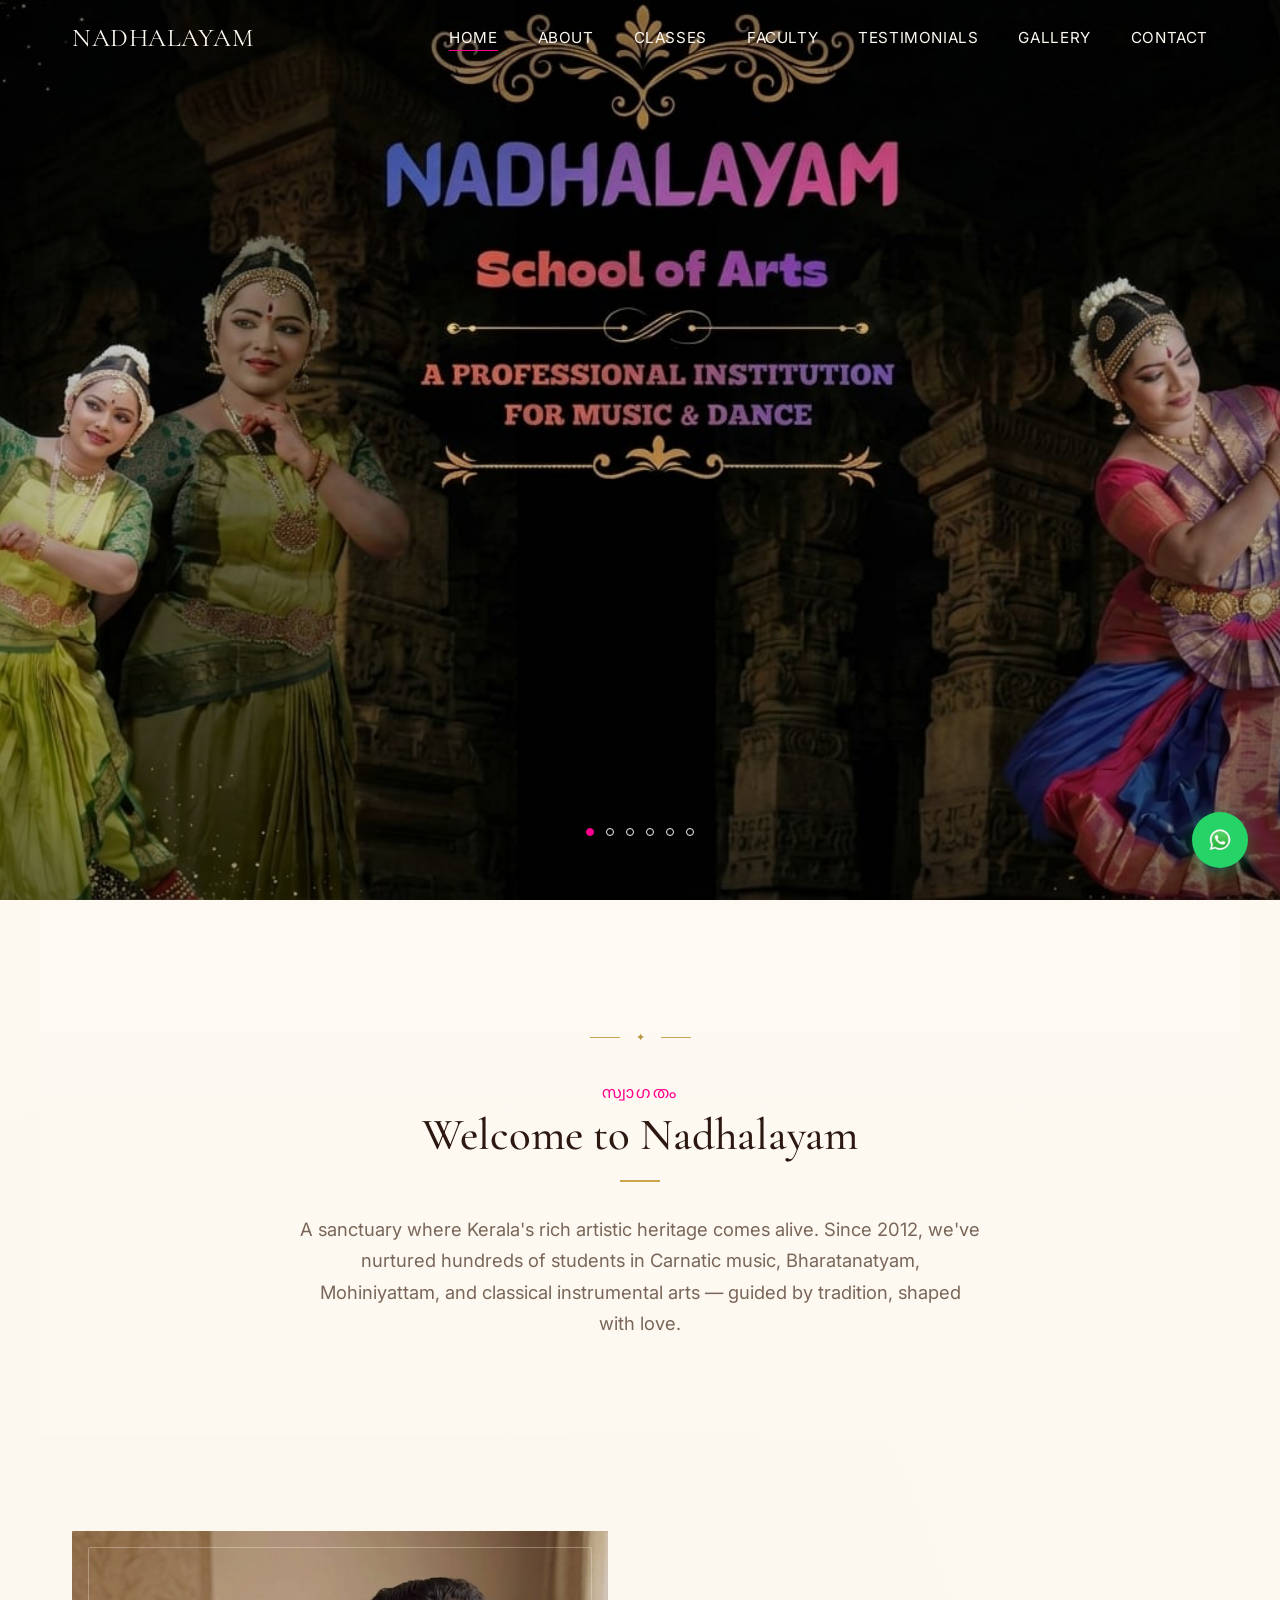
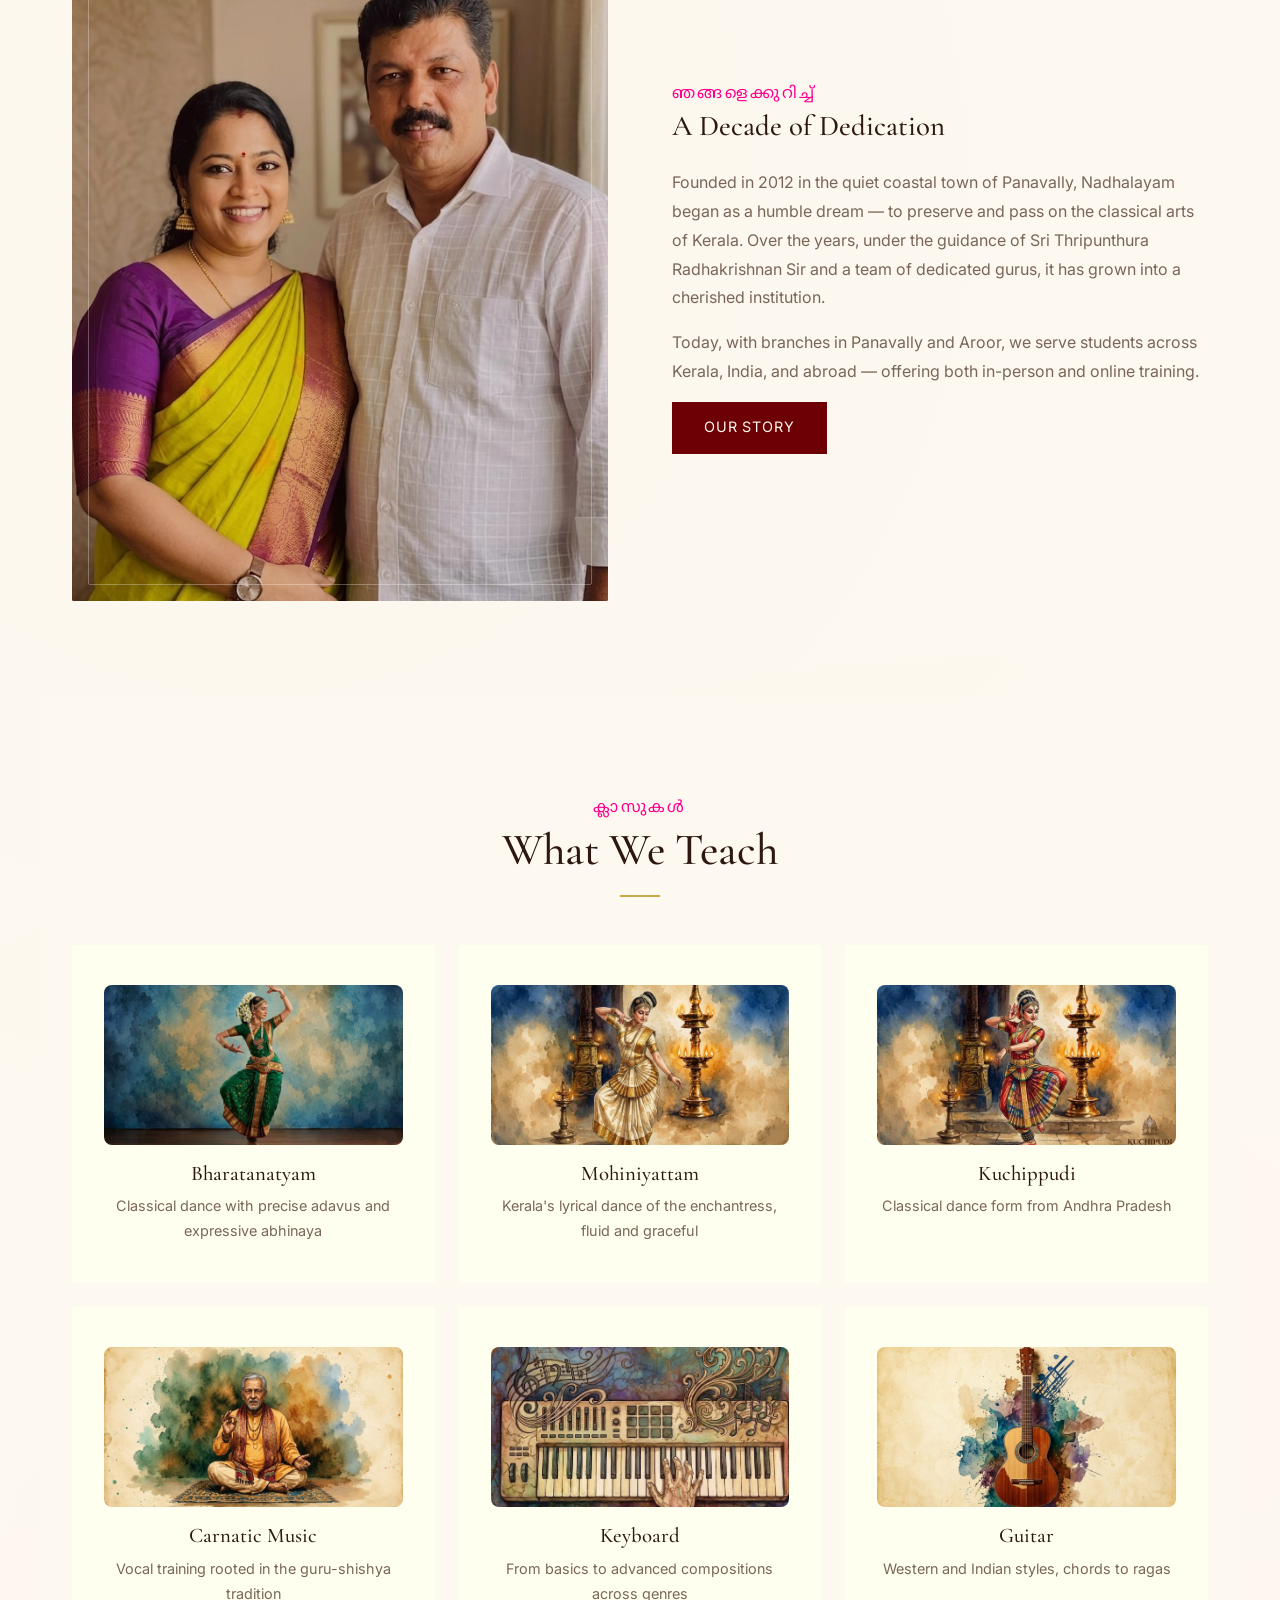
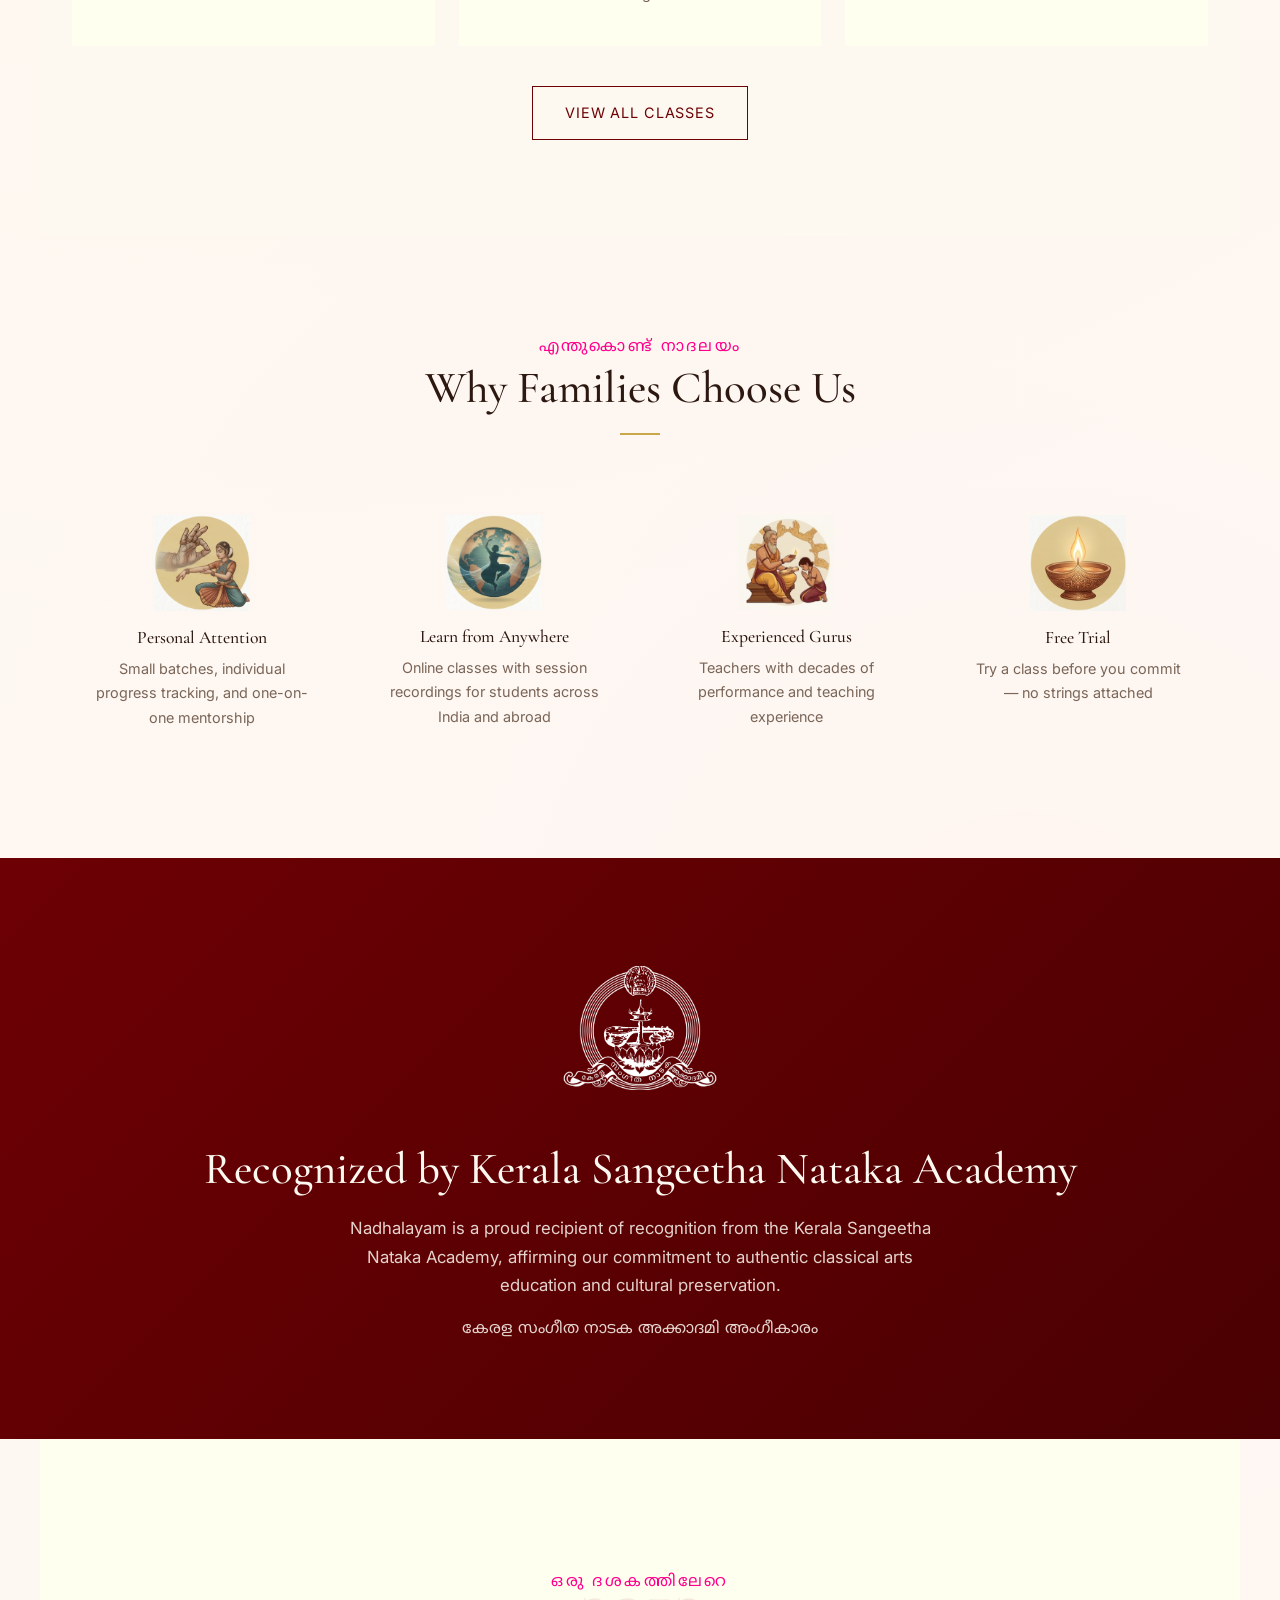
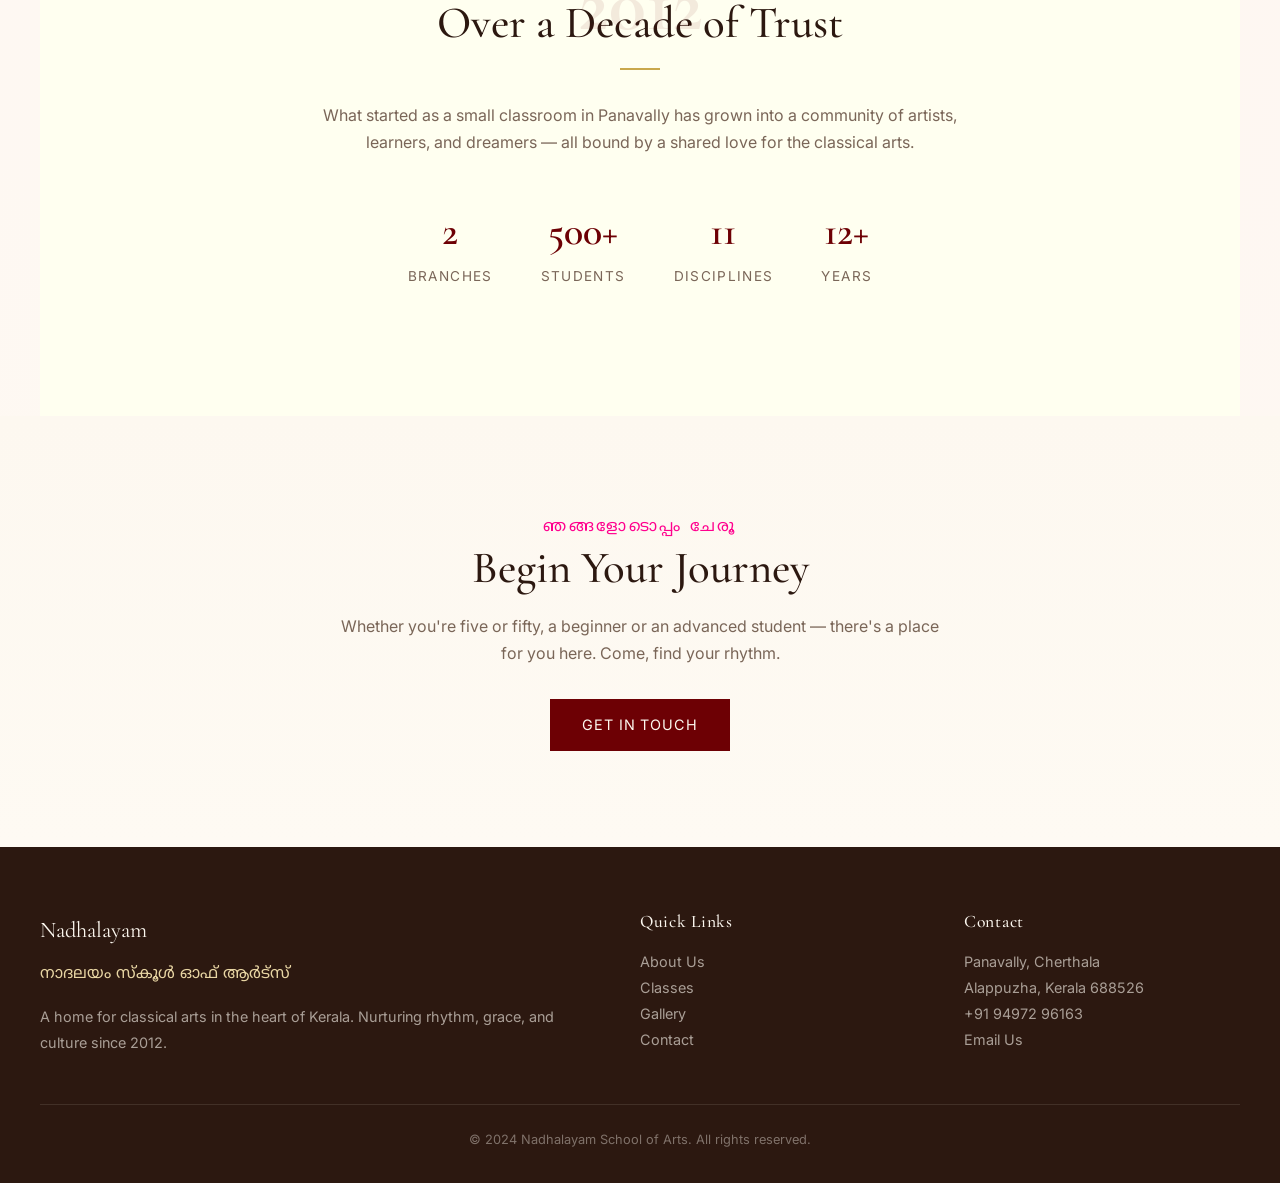
<file: index.html>
<!DOCTYPE html>
<html lang="en">
<head>
  <meta charset="UTF-8">
  <meta name="viewport" content="width=device-width, initial-scale=1.0">
  <title>Nadhalayam School of Arts — A Home for Classical Arts</title>
  <meta name="description" content="Nadhalayam School of Arts — nurturing rhythm, grace, and culture through Carnatic music, Bharatanatyam, Mohiniyattam, and more since 2012. Based in Panavally, Kerala.">
  <link rel="stylesheet" href="css/style.css">
</head>
<body>

<!-- Navigation -->
<nav class="nav" id="nav">
  <div class="nav-inner">
    <a href="index.html" class="nav-logo">NADHALAYAM</a>
    <ul class="nav-links" id="navLinks">
      <li><a href="index.html" class="active">Home</a></li>
      <li><a href="about.html">About</a></li>
      <li><a href="classes.html">Classes</a></li>
      <li><a href="faculty.html">Faculty</a></li>
      <li><a href="testimonials.html">Testimonials</a></li>
      <li><a href="gallery.html">Gallery</a></li>
      <li><a href="contact.html">Contact</a></li>
    </ul>
    <button class="nav-toggle" id="navToggle" aria-label="Toggle menu">
      <span></span><span></span><span></span>
    </button>
  </div>
</nav>

<!-- Hero Slideshow -->
<section class="hero" id="hero">
  <div class="hero-slide hero-slide-0 active" data-caption="Bharatanatyam"></div>
  <div class="hero-slide hero-slide-1" data-caption="Carnatic Music"></div>
  <div class="hero-slide hero-slide-2" data-caption="Mohiniyattam"></div>
  <div class="hero-slide hero-slide-3" data-caption="Kerala Classical Arts"></div>
  <div class="hero-slide hero-slide-4" data-caption="Nadhalayam"></div>
  <div class="hero-slide hero-slide-5" data-caption="Nadhalayam"></div>

  <div class="hero-nav" id="heroNav">
    <button class="hero-dot active" data-index="0"></button>
    <button class="hero-dot" data-index="1"></button>
    <button class="hero-dot" data-index="2"></button>
    <button class="hero-dot" data-index="3"></button>
    <button class="hero-dot" data-index="4"></button>
    <button class="hero-dot" data-index="5"></button>
  </div>
</section>

<!-- Welcome -->
<section class="section welcome" id="welcome">
  <div class="ornament">✦</div>
  <span class="section-label malayalam">സ്വാഗതം</span>
  <h2 class="section-title">Welcome to Nadhalayam</h2>
  <div class="section-line" style="margin:0 auto 2rem;"></div>
  <p class="welcome-text">
    A sanctuary where Kerala's rich artistic heritage comes alive. Since 2012, we've nurtured hundreds of students in Carnatic music, Bharatanatyam, Mohiniyattam, and classical instrumental arts — guided by tradition, shaped with love.
  </p>
</section>

<!-- About Preview -->
<section class="section about-preview">
    <div class="about-preview-image">
    <img src="images/founders.jpeg" alt="Our Founders">
  </div>
  <div class="about-preview-text reveal">
    <span class="section-label malayalam">ഞങ്ങളെക്കുറിച്ച്</span>
    <h3>A Decade of Dedication</h3>
    <p>
      Founded in 2012 in the quiet coastal town of Panavally, Nadhalayam began as a humble dream — to preserve and pass on the classical arts of Kerala. Over the years, under the guidance of Sri Thripunthura Radhakrishnan Sir and a team of dedicated gurus, it has grown into a cherished institution.
    </p>
    <p>
      Today, with branches in Panavally and Aroor, we serve students across Kerala, India, and abroad — offering both in-person and online training.
    </p>
    <a href="about.html" class="btn btn-primary">Our Story</a>
  </div>
</section>

<!-- Featured Classes -->
<section class="section featured-classes" id="classes">
  <div style="text-align:center"><span class="section-label malayalam">ക്ലാസുകൾ</span></div>
  <h2 class="section-title">What We Teach</h2>
  <div class="section-line"></div>

  <div class="class-cards">
    <div class="class-card reveal">
      <img src="images/1.jpeg" alt="Bharatanatyam" class="class-card-img-icon">
      <h4>Bharatanatyam</h4>
      <p>Classical dance with precise adavus and expressive abhinaya</p>
    </div>
    <div class="class-card reveal">
      <img src="images/2.jpeg" alt="Mohiniyattam" class="class-card-img-icon">
      <h4>Mohiniyattam</h4>
      <p>Kerala's lyrical dance of the enchantress, fluid and graceful</p>
    </div>
    <div class="class-card reveal">
      <img src="images/Kuchippudi.jpeg" alt="Kuchippudi" class="class-card-img-icon">
      <h4>Kuchippudi</h4>
      <p>Classical dance form from Andhra Pradesh</p>
    </div>
    <div class="class-card reveal">
      <img src="images/11.jpeg" alt="Carnatic Music" class="class-card-img-icon">
      <h4>Carnatic Music</h4>
      <p>Vocal training rooted in the guru-shishya tradition</p>
    </div>
    <div class="class-card reveal">
      <img src="images/4.jpeg" alt="Keyboard" class="class-card-img-icon">
      <h4>Keyboard</h4>
      <p>From basics to advanced compositions across genres</p>
    </div>
    <div class="class-card reveal">
      <img src="images/3.jpeg" alt="Guitar" class="class-card-img-icon">
      <h4>Guitar</h4>
      <p>Western and Indian styles, chords to ragas</p>
    </div>
  </div>

  <div style="text-align:center; margin-top:2.5rem;">
    <a href="classes.html" class="btn btn-outline">View All Classes</a>
  </div>
</section>

<!-- Why Choose Us -->
<section class="section why-us">
  <span class="section-label malayalam">എന്തുകൊണ്ട് നാദലയം</span>
  <h2 class="section-title">Why Families Choose Us</h2>
  <div class="section-line" style="margin:0 auto 2rem;"></div>

  <div class="why-grid">
    <div class="why-item reveal">
      <img src="icons/personalattention.png" alt="Personal Attention" class="why-icon">
      <h4>Personal Attention</h4>
      <p>Small batches, individual progress tracking, and one-on-one mentorship</p>
    </div>
    <div class="why-item reveal">
      <img src="icons/learnfromanywhere.png" alt="Learn from Anywhere" class="why-icon">
      <h4>Learn from Anywhere</h4>
      <p>Online classes with session recordings for students across India and abroad</p>
    </div>
    <div class="why-item reveal">
      <img src="icons/guru.png" alt="Experienced Gurus" class="why-icon">
      <h4>Experienced Gurus</h4>
      <p>Teachers with decades of performance and teaching experience</p>
    </div>
    <div class="why-item reveal">
      <img src="icons/freetrial.png" alt="Free Trial" class="why-icon">
      <h4>Free Trial</h4>
      <p>Try a class before you commit — no strings attached</p>
    </div>
  </div>
</section>

<!-- Recognition -->
<section class="recognition reveal">
  <div class="recognition-badge" style="border:none;width:auto;height:auto;background:none;font-size:0;"><img src="images/sna.png" alt="Kerala Sangeetha Nataka Academy" style="width:180px;height:180px;object-fit:contain;"></div>
  <h2>Recognized by Kerala Sangeetha Nataka Academy</h2>
  <p>
    Nadhalayam is a proud recipient of recognition from the Kerala Sangeetha Nataka Academy, affirming our commitment to authentic classical arts education and cultural preservation.
  </p>
  <p class="malayalam" style="font-size:1rem; margin-top:0.75rem;">
    കേരള സംഗീത നാടക അക്കാദമി അംഗീകാരം
  </p>
</section>

<!-- Since 2012 -->
<section class="section since reveal">
  <div class="since-content">
    <div class="since-year">2012</div>
    <span class="section-label malayalam">ഒരു ദശകത്തിലേറെ</span>
    <h2 class="section-title">Over a Decade of Trust</h2>
    <div class="section-line" style="margin:0 auto 2rem;"></div>
    <p>
      What started as a small classroom in Panavally has grown into a community of artists, learners, and dreamers — all bound by a shared love for the classical arts.
    </p>
    <div class="since-stats">
      <div class="since-stat">
        <div class="since-stat-number">2</div>
        <div class="since-stat-label">Branches</div>
      </div>
      <div class="since-stat">
        <div class="since-stat-number">500+</div>
        <div class="since-stat-label">Students</div>
      </div>
      <div class="since-stat">
        <div class="since-stat-number">11</div>
        <div class="since-stat-label">Disciplines</div>
      </div>
      <div class="since-stat">
        <div class="since-stat-number">12+</div>
        <div class="since-stat-label">Years</div>
      </div>
    </div>
  </div>
</section>

<!-- CTA -->
<section class="cta reveal">
  <div class="cta-inner">
    <span class="section-label malayalam">ഞങ്ങളോടൊപ്പം ചേരൂ</span>
    <h2>Begin Your Journey</h2>
    <p>Whether you're five or fifty, a beginner or an advanced student — there's a place for you here. Come, find your rhythm.</p>
    <a href="contact.html" class="btn btn-primary">Get in Touch</a>
  </div>
</section>

<!-- Footer -->
<footer class="footer">
  <div class="footer-grid">
    <div>
      <div class="footer-brand">Nadhalayam</div>
      <div class="footer-ml malayalam">നാദലയം സ്കൂൾ ഓഫ് ആർട്സ്</div>
      <p>A home for classical arts in the heart of Kerala. Nurturing rhythm, grace, and culture since 2012.</p>
    </div>
    <div>
      <h4>Quick Links</h4>
      <p><a href="about.html">About Us</a></p>
      <p><a href="classes.html">Classes</a></p>
      <p><a href="gallery.html">Gallery</a></p>
      <p><a href="contact.html">Contact</a></p>
    </div>
    <div>
      <h4>Contact</h4>
      <p>Panavally, Cherthala<br>Alappuzha, Kerala 688526</p>
      <p><a href="tel:+919497296163">+91 94972 96163</a></p>
      <p><a href="mailto:nadhalayamonline@mail.com">Email Us</a></p>
    </div>
  </div>
  <div class="footer-bottom">
    &copy; 2024 Nadhalayam School of Arts. All rights reserved.
  </div>
</footer>

<!-- WhatsApp Float -->
<a href="https://wa.me/919995866345" class="whatsapp-float" target="_blank" rel="noopener" aria-label="Chat on WhatsApp"><img src="images/whatsapp.png" alt="WhatsApp" style="width:24px;height:24px;vertical-align:middle;"></a>

<script src="js/main.js"></script>
</body>
</html>
</file>
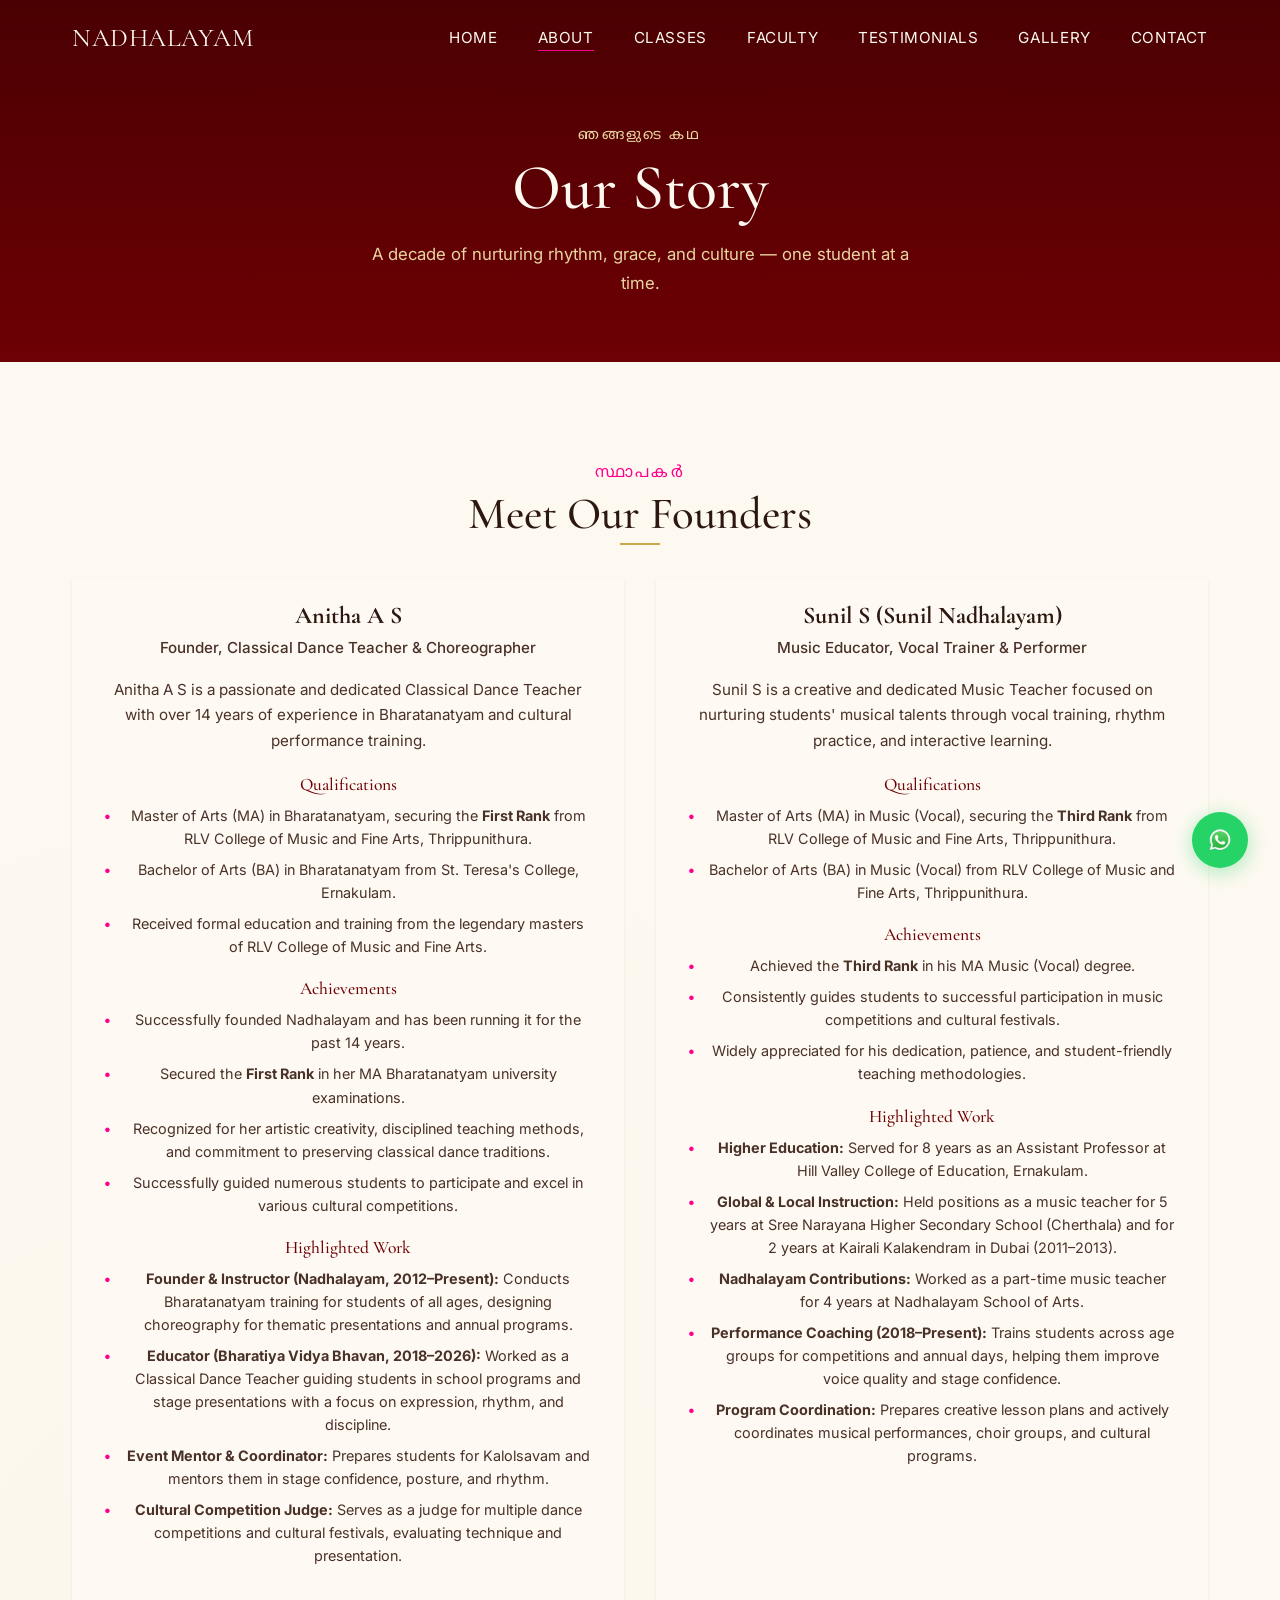
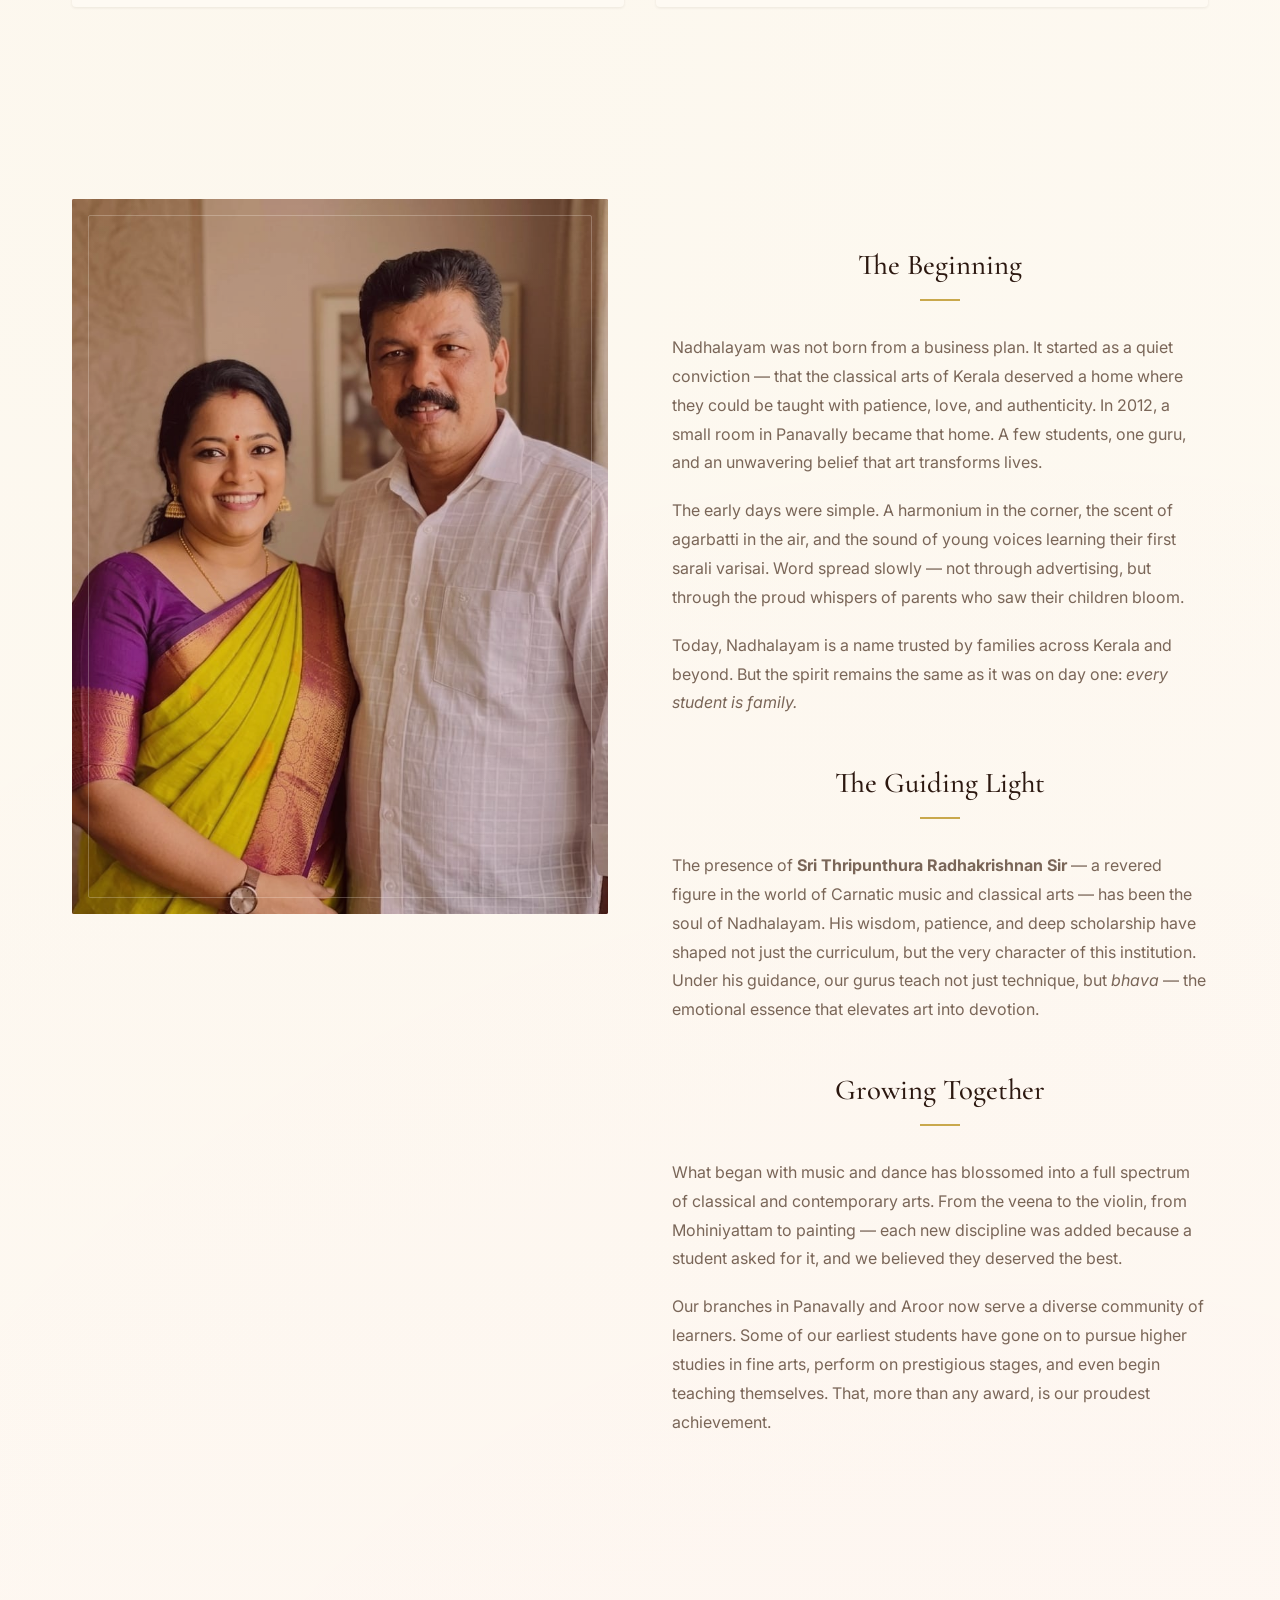
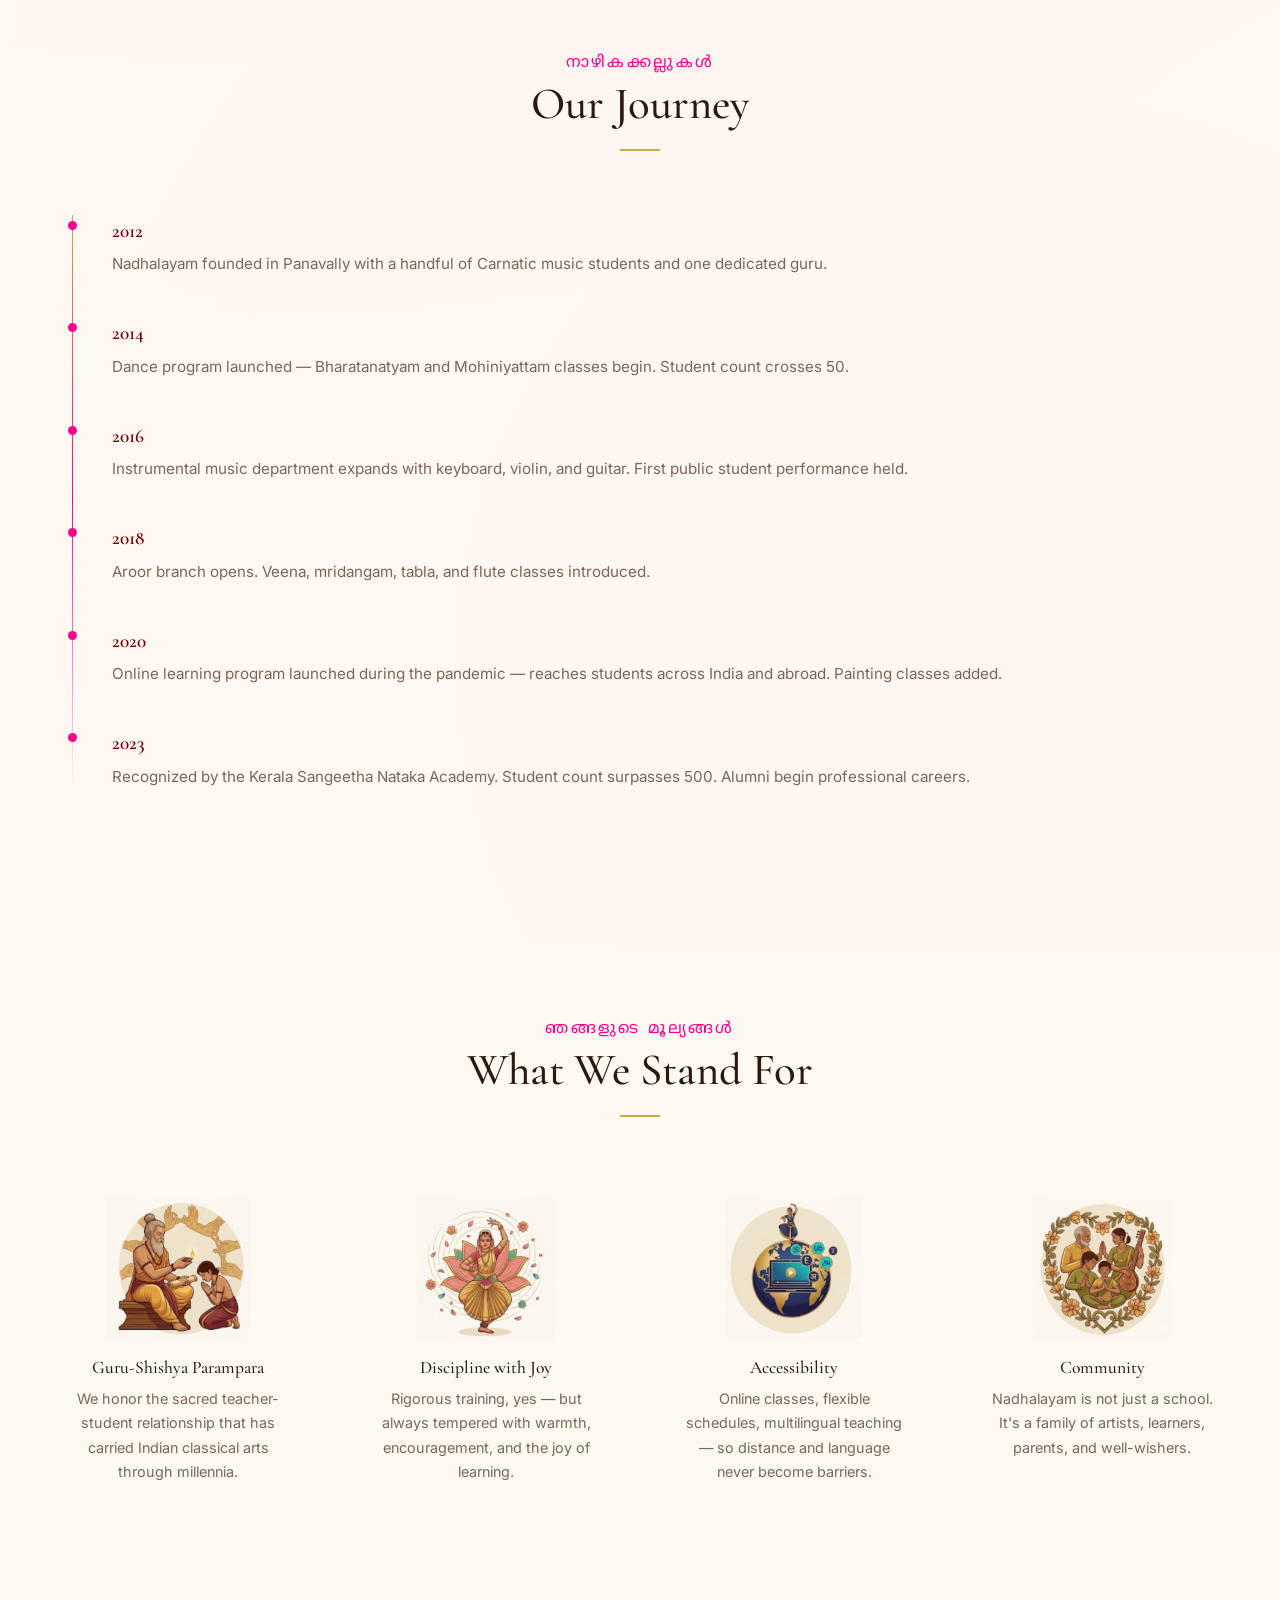
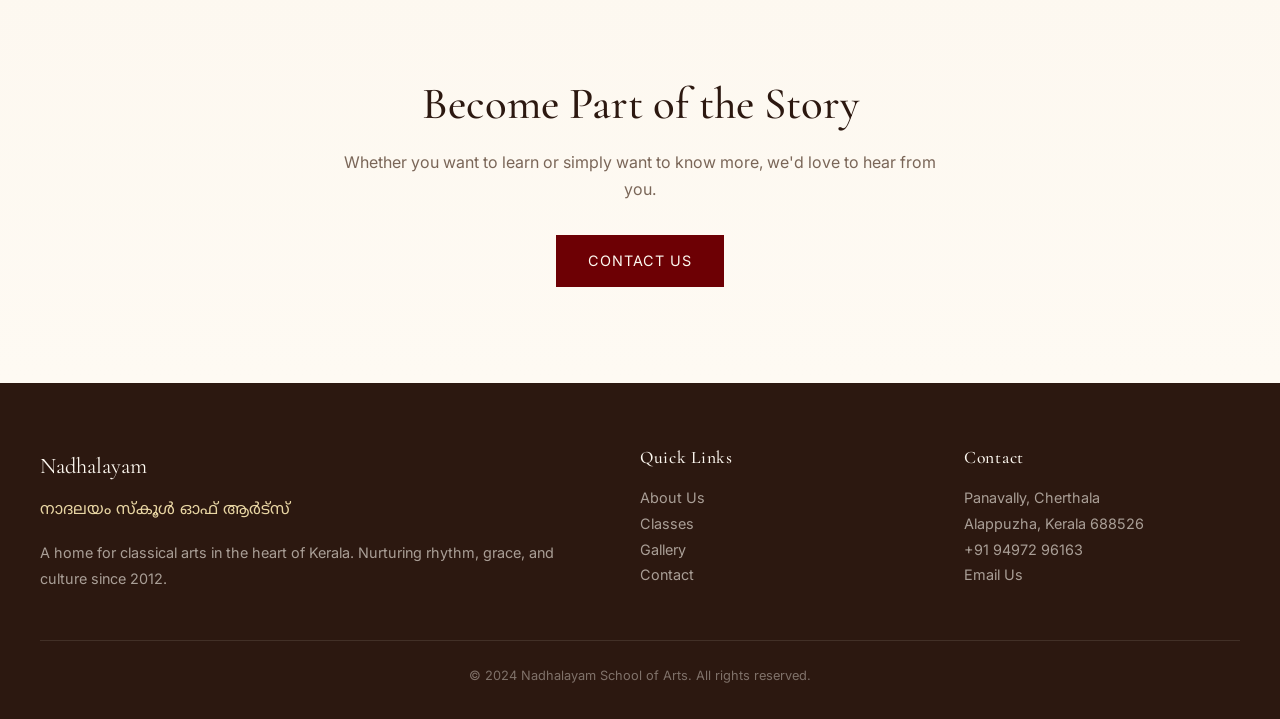
<file: about.html>
<!DOCTYPE html>
<html lang="en">
<head>
  <meta charset="UTF-8">
  <meta name="viewport" content="width=device-width, initial-scale=1.0">
  <title>About — Nadhalayam School of Arts</title>
  <meta name="description" content="The story of Nadhalayam School of Arts — founded in 2012 in Panavally, Kerala. Learn about our founders, journey, gurus, values, and recognition by Kerala Sangeetha Nataka Academy.">
  <link rel="stylesheet" href="css/style.css">
</head>
<body>

<nav class="nav scrolled" id="nav">
  <div class="nav-inner">
    <a href="index.html" class="nav-logo">NADHALAYAM</a>
    <ul class="nav-links" id="navLinks">
      <li><a href="index.html">Home</a></li>
      <li><a href="about.html" class="active">About</a></li>
      <li><a href="classes.html">Classes</a></li>
      <li><a href="faculty.html">Faculty</a></li>
      <li><a href="testimonials.html">Testimonials</a></li>
      <li><a href="gallery.html">Gallery</a></li>
      <li><a href="contact.html">Contact</a></li>
    </ul>
    <button class="nav-toggle" id="navToggle" aria-label="Toggle menu">
      <span></span><span></span><span></span>
    </button>
  </div>
</nav>

<!-- Page Header -->
<header class="page-header">
  <p class="malayalam" style="color:var(--gold-light);letter-spacing:0.15em;font-size:0.9rem;">ഞങ്ങളുടെ കഥ</p>
  <h1>Our Story</h1>
  <p>A decade of nurturing rhythm, grace, and culture — one student at a time.</p>
</header>

<!-- Meet Our Founders -->
<section class="section" style="text-align:center;">
  <span class="section-label malayalam">സ്ഥാപകർ</span>
  <h2>Meet Our Founders</h2>
  <div class="section-line" style="margin:0 auto 2rem;"></div>

  <div class="founders-grid">
    <div class="founder-card reveal">
      <div class="founder-body">
        <h3>Anitha A S</h3>
        <p class="founder-role">Founder, Classical Dance Teacher &amp; Choreographer</p>
        <p>Anitha A S is a passionate and dedicated Classical Dance Teacher with over 14 years of experience in Bharatanatyam and cultural performance training.</p>

        <h4>Qualifications</h4>
        <ul>
          <li>Master of Arts (MA) in Bharatanatyam, securing the <strong>First Rank</strong> from RLV College of Music and Fine Arts, Thrippunithura.</li>
          <li>Bachelor of Arts (BA) in Bharatanatyam from St. Teresa's College, Ernakulam.</li>
          <li>Received formal education and training from the legendary masters of RLV College of Music and Fine Arts.</li>
        </ul>

        <h4>Achievements</h4>
        <ul>
          <li>Successfully founded Nadhalayam and has been running it for the past 14 years.</li>
          <li>Secured the <strong>First Rank</strong> in her MA Bharatanatyam university examinations.</li>
          <li>Recognized for her artistic creativity, disciplined teaching methods, and commitment to preserving classical dance traditions.</li>
          <li>Successfully guided numerous students to participate and excel in various cultural competitions.</li>
        </ul>

        <h4>Highlighted Work</h4>
        <ul>
          <li><strong>Founder &amp; Instructor (Nadhalayam, 2012–Present):</strong> Conducts Bharatanatyam training for students of all ages, designing choreography for thematic presentations and annual programs.</li>
          <li><strong>Educator (Bharatiya Vidya Bhavan, 2018–2026):</strong> Worked as a Classical Dance Teacher guiding students in school programs and stage presentations with a focus on expression, rhythm, and discipline.</li>
          <li><strong>Event Mentor &amp; Coordinator:</strong> Prepares students for Kalolsavam and mentors them in stage confidence, posture, and rhythm.</li>
          <li><strong>Cultural Competition Judge:</strong> Serves as a judge for multiple dance competitions and cultural festivals, evaluating technique and presentation.</li>
        </ul>
      </div>
    </div>

    <div class="founder-card reveal">
      <div class="founder-body">
        <h3>Sunil S (Sunil Nadhalayam)</h3>
        <p class="founder-role">Music Educator, Vocal Trainer &amp; Performer</p>
        <p>Sunil S is a creative and dedicated Music Teacher focused on nurturing students' musical talents through vocal training, rhythm practice, and interactive learning.</p>

        <h4>Qualifications</h4>
        <ul>
          <li>Master of Arts (MA) in Music (Vocal), securing the <strong>Third Rank</strong> from RLV College of Music and Fine Arts, Thrippunithura.</li>
          <li>Bachelor of Arts (BA) in Music (Vocal) from RLV College of Music and Fine Arts, Thrippunithura.</li>
        </ul>

        <h4>Achievements</h4>
        <ul>
          <li>Achieved the <strong>Third Rank</strong> in his MA Music (Vocal) degree.</li>
          <li>Consistently guides students to successful participation in music competitions and cultural festivals.</li>
          <li>Widely appreciated for his dedication, patience, and student-friendly teaching methodologies.</li>
        </ul>

        <h4>Highlighted Work</h4>
        <ul>
          <li><strong>Higher Education:</strong> Served for 8 years as an Assistant Professor at Hill Valley College of Education, Ernakulam.</li>
          <li><strong>Global &amp; Local Instruction:</strong> Held positions as a music teacher for 5 years at Sree Narayana Higher Secondary School (Cherthala) and for 2 years at Kairali Kalakendram in Dubai (2011–2013).</li>
          <li><strong>Nadhalayam Contributions:</strong> Worked as a part-time music teacher for 4 years at Nadhalayam School of Arts.</li>
          <li><strong>Performance Coaching (2018–Present):</strong> Trains students across age groups for competitions and annual days, helping them improve voice quality and stage confidence.</li>
          <li><strong>Program Coordination:</strong> Prepares creative lesson plans and actively coordinates musical performances, choir groups, and cultural programs.</li>
        </ul>
      </div>
    </div>
  </div>
</section>

<!-- Story Section -->
<section class="section about-story">
  <div class="story-image">
    <img src="images/founders.jpeg" alt="Our Founders">
  </div>
  <div class="story-text reveal">
    <h3 style="margin-top:3rem;margin-bottom:1rem;text-align:center">The Beginning</h3>
    <div class="section-line" style="margin:0 auto 2rem;"></div>
    <p>
      Nadhalayam was not born from a business plan. It started as a quiet conviction — that the classical arts of Kerala deserved a home where they could be taught with patience, love, and authenticity. In 2012, a small room in Panavally became that home. A few students, one guru, and an unwavering belief that art transforms lives.
    </p>
    <p>
      The early days were simple. A harmonium in the corner, the scent of agarbatti in the air, and the sound of young voices learning their first sarali varisai. Word spread slowly — not through advertising, but through the proud whispers of parents who saw their children bloom.
    </p>
    <p>
      Today, Nadhalayam is a name trusted by families across Kerala and beyond. But the spirit remains the same as it was on day one: <em>every student is family.</em>
    </p>

    <h3 style="margin-top:3rem;margin-bottom:1rem;text-align:center;">The Guiding Light</h3>
    <div class="section-line" style="margin:0 auto 2rem;"></div>
    <p>
      The presence of <strong>Sri Thripunthura Radhakrishnan Sir</strong> — a revered figure in the world of Carnatic music and classical arts — has been the soul of Nadhalayam. His wisdom, patience, and deep scholarship have shaped not just the curriculum, but the very character of this institution. Under his guidance, our gurus teach not just technique, but <em>bhava</em> — the emotional essence that elevates art into devotion.
    </p>

    <h3 style="margin-top:3rem;margin-bottom:1rem;text-align:center;">Growing Together</h3>
    <div class="section-line" style="margin:0 auto 2rem;"></div>
    <p>
      What began with music and dance has blossomed into a full spectrum of classical and contemporary arts. From the veena to the violin, from Mohiniyattam to painting — each new discipline was added because a student asked for it, and we believed they deserved the best.
    </p>
    <p>
      Our branches in Panavally and Aroor now serve a diverse community of learners. Some of our earliest students have gone on to pursue higher studies in fine arts, perform on prestigious stages, and even begin teaching themselves. That, more than any award, is our proudest achievement.
    </p>
  </div>
</section>

<!-- Timeline -->
<section class="section reveal">
  <div style="text-align:center"><span class="section-label malayalam">നാഴികക്കല്ലുകൾ</span></div>
  <h2 class="section-title" style="text-align:center">Our Journey</h2>
  <div class="section-line" style="margin:0 auto 2rem;"></div>

  <div class="timeline">
    <div class="timeline-item">
      <div class="timeline-year">2012</div>
      <div class="timeline-text">Nadhalayam founded in Panavally with a handful of Carnatic music students and one dedicated guru.</div>
    </div>
    <div class="timeline-item">
      <div class="timeline-year">2014</div>
      <div class="timeline-text">Dance program launched — Bharatanatyam and Mohiniyattam classes begin. Student count crosses 50.</div>
    </div>
    <div class="timeline-item">
      <div class="timeline-year">2016</div>
      <div class="timeline-text">Instrumental music department expands with keyboard, violin, and guitar. First public student performance held.</div>
    </div>
    <div class="timeline-item">
      <div class="timeline-year">2018</div>
      <div class="timeline-text">Aroor branch opens. Veena, mridangam, tabla, and flute classes introduced.</div>
    </div>
    <div class="timeline-item">
      <div class="timeline-year">2020</div>
      <div class="timeline-text">Online learning program launched during the pandemic — reaches students across India and abroad. Painting classes added.</div>
    </div>
    <div class="timeline-item">
      <div class="timeline-year">2023</div>
      <div class="timeline-text">Recognized by the Kerala Sangeetha Nataka Academy. Student count surpasses 500. Alumni begin professional careers.</div>
    </div>
  </div>
</section>

<!-- Values -->
<section class="section reveal" style="background:var(--cream); padding:4rem 2rem; max-width:100%;">
  <div style="max-width:1200px; margin:0 auto;">
    <div style="text-align:center"><span class="section-label malayalam">ഞങ്ങളുടെ മൂല്യങ്ങൾ</span></div>
    <div style="text-align:center"><h2 class="section-title">What We Stand For</h2></div>
    <div class="section-line" style="margin:0 auto 2rem;"></div>

    <div class="why-grid">
      <div class="why-item">
        <div class="why-icon"><img src="icons/guru.png" alt="" width="144" height="144" style="display:block;margin:0 auto"></div>
        <h4>Guru-Shishya Parampara</h4>
        <p>We honor the sacred teacher-student relationship that has carried Indian classical arts through millennia.</p>
      </div>
      <div class="why-item">
        <div class="why-icon"><img src="icons/discipline.png" alt="" width="144" height="144" style="display:block;margin:0 auto"></div>
        <h4>Discipline with Joy</h4>
        <p>Rigorous training, yes — but always tempered with warmth, encouragement, and the joy of learning.</p>
      </div>
      <div class="why-item">
        <div class="why-icon"><img src="icons/accessibility.png" alt="" width="144" height="144" style="display:block;margin:0 auto"></div>
        <h4>Accessibility</h4>
        <p>Online classes, flexible schedules, multilingual teaching — so distance and language never become barriers.</p>
      </div>
      <div class="why-item">
        <div class="why-icon"><img src="icons/community.png" alt="" width="144" height="144" style="display:block;margin:0 auto"></div>
        <h4>Community</h4>
        <p>Nadhalayam is not just a school. It's a family of artists, learners, parents, and well-wishers.</p>
      </div>
    </div>
  </div>
</section>

<!-- CTA -->
<section class="cta reveal">
  <div class="cta-inner">
    <h2>Become Part of the Story</h2>
    <p>Whether you want to learn or simply want to know more, we'd love to hear from you.</p>
    <a href="contact.html" class="btn btn-primary">Contact Us</a>
  </div>
</section>

<footer class="footer">
  <div class="footer-grid">
    <div>
      <div class="footer-brand">Nadhalayam</div>
      <div class="footer-ml malayalam">നാദലയം സ്കൂൾ ഓഫ് ആർട്സ്</div>
      <p>A home for classical arts in the heart of Kerala. Nurturing rhythm, grace, and culture since 2012.</p>
    </div>
    <div>
      <h4>Quick Links</h4>
      <p><a href="about.html">About Us</a></p>
      <p><a href="classes.html">Classes</a></p>
      <p><a href="gallery.html">Gallery</a></p>
      <p><a href="contact.html">Contact</a></p>
    </div>
    <div>
      <h4>Contact</h4>
      <p>Panavally, Cherthala<br>Alappuzha, Kerala 688526</p>
      <p><a href="tel:+919497296163">+91 94972 96163</a></p>
      <p><a href="mailto:nadhalayamonline@mail.com">Email Us</a></p>
    </div>
  </div>
  <div class="footer-bottom">
    &copy; 2024 Nadhalayam School of Arts. All rights reserved.
  </div>
</footer>

<a href="https://wa.me/919995866345" class="whatsapp-float" target="_blank" rel="noopener" aria-label="Chat on WhatsApp"><img src="images/whatsapp.png" alt="WhatsApp" style="width:24px;height:24px;vertical-align:middle;"></a>

<script src="js/main.js"></script>
</body>
</html>
</file>
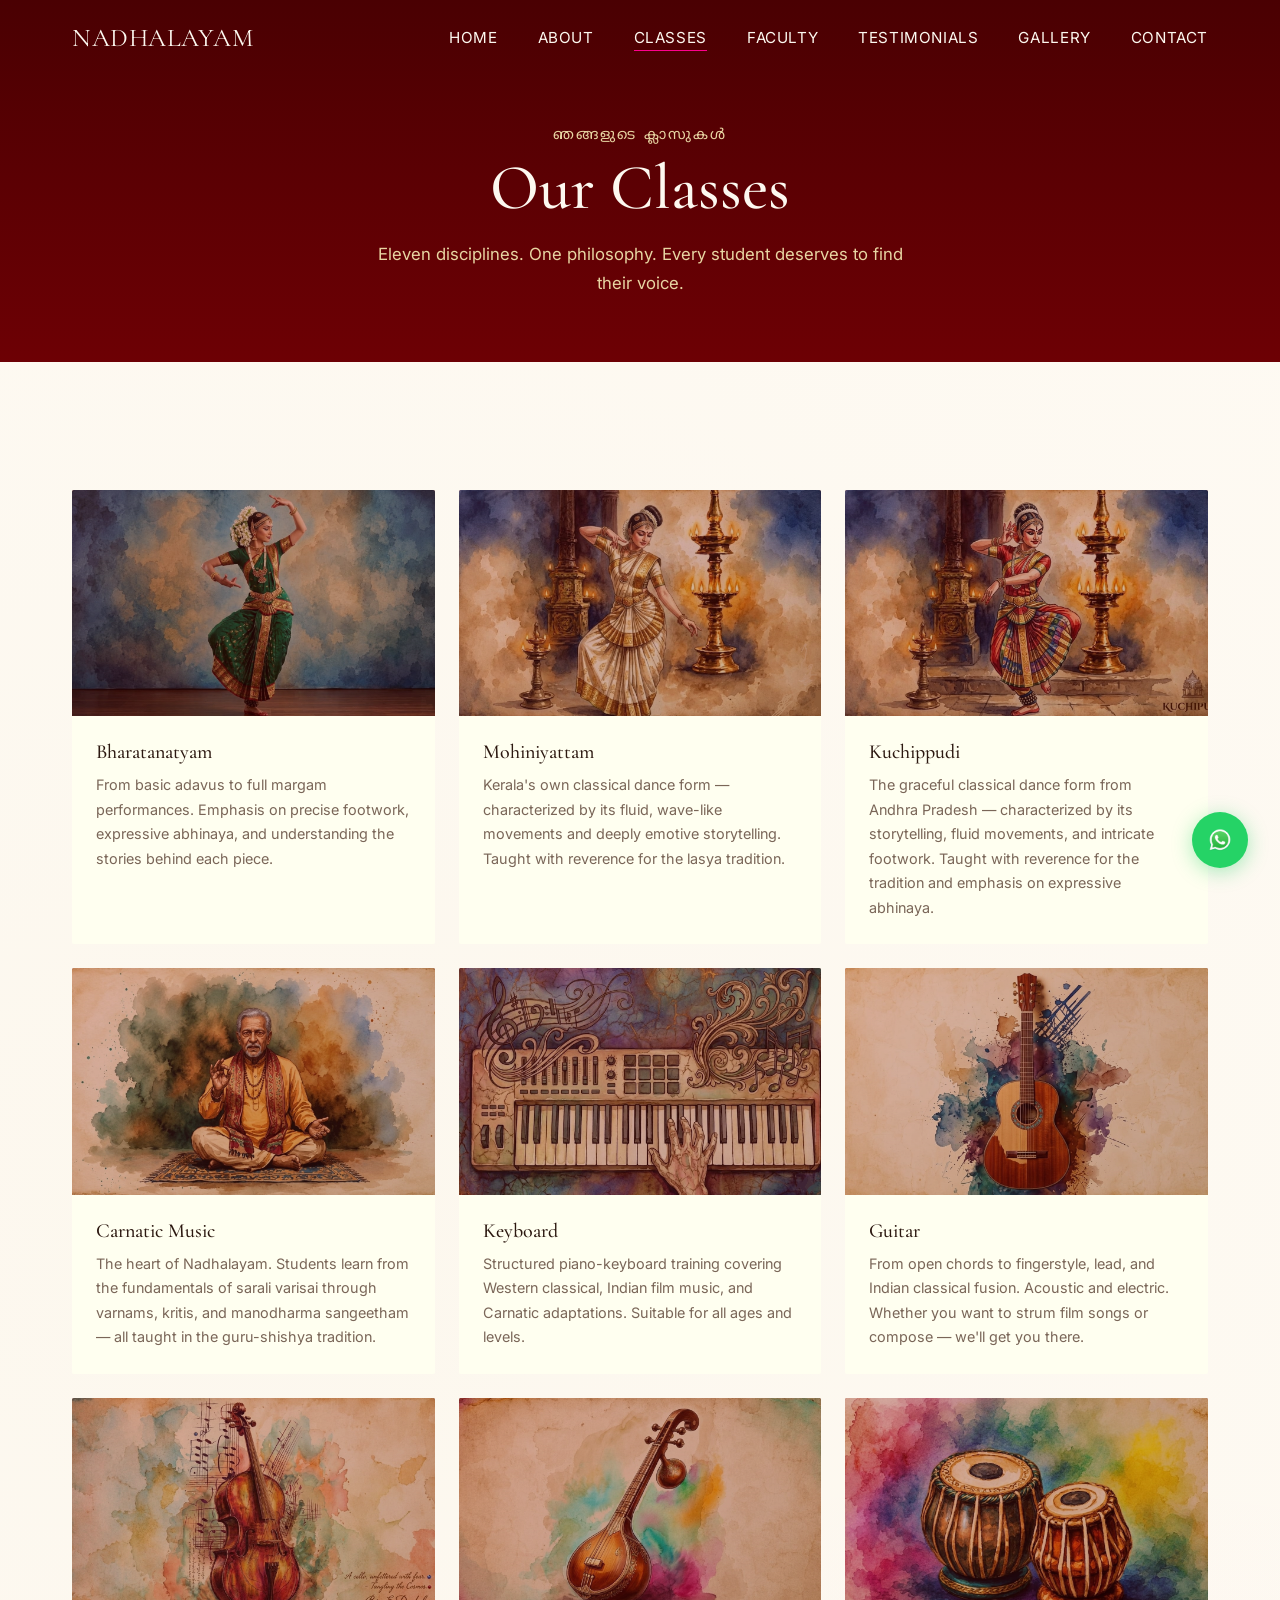
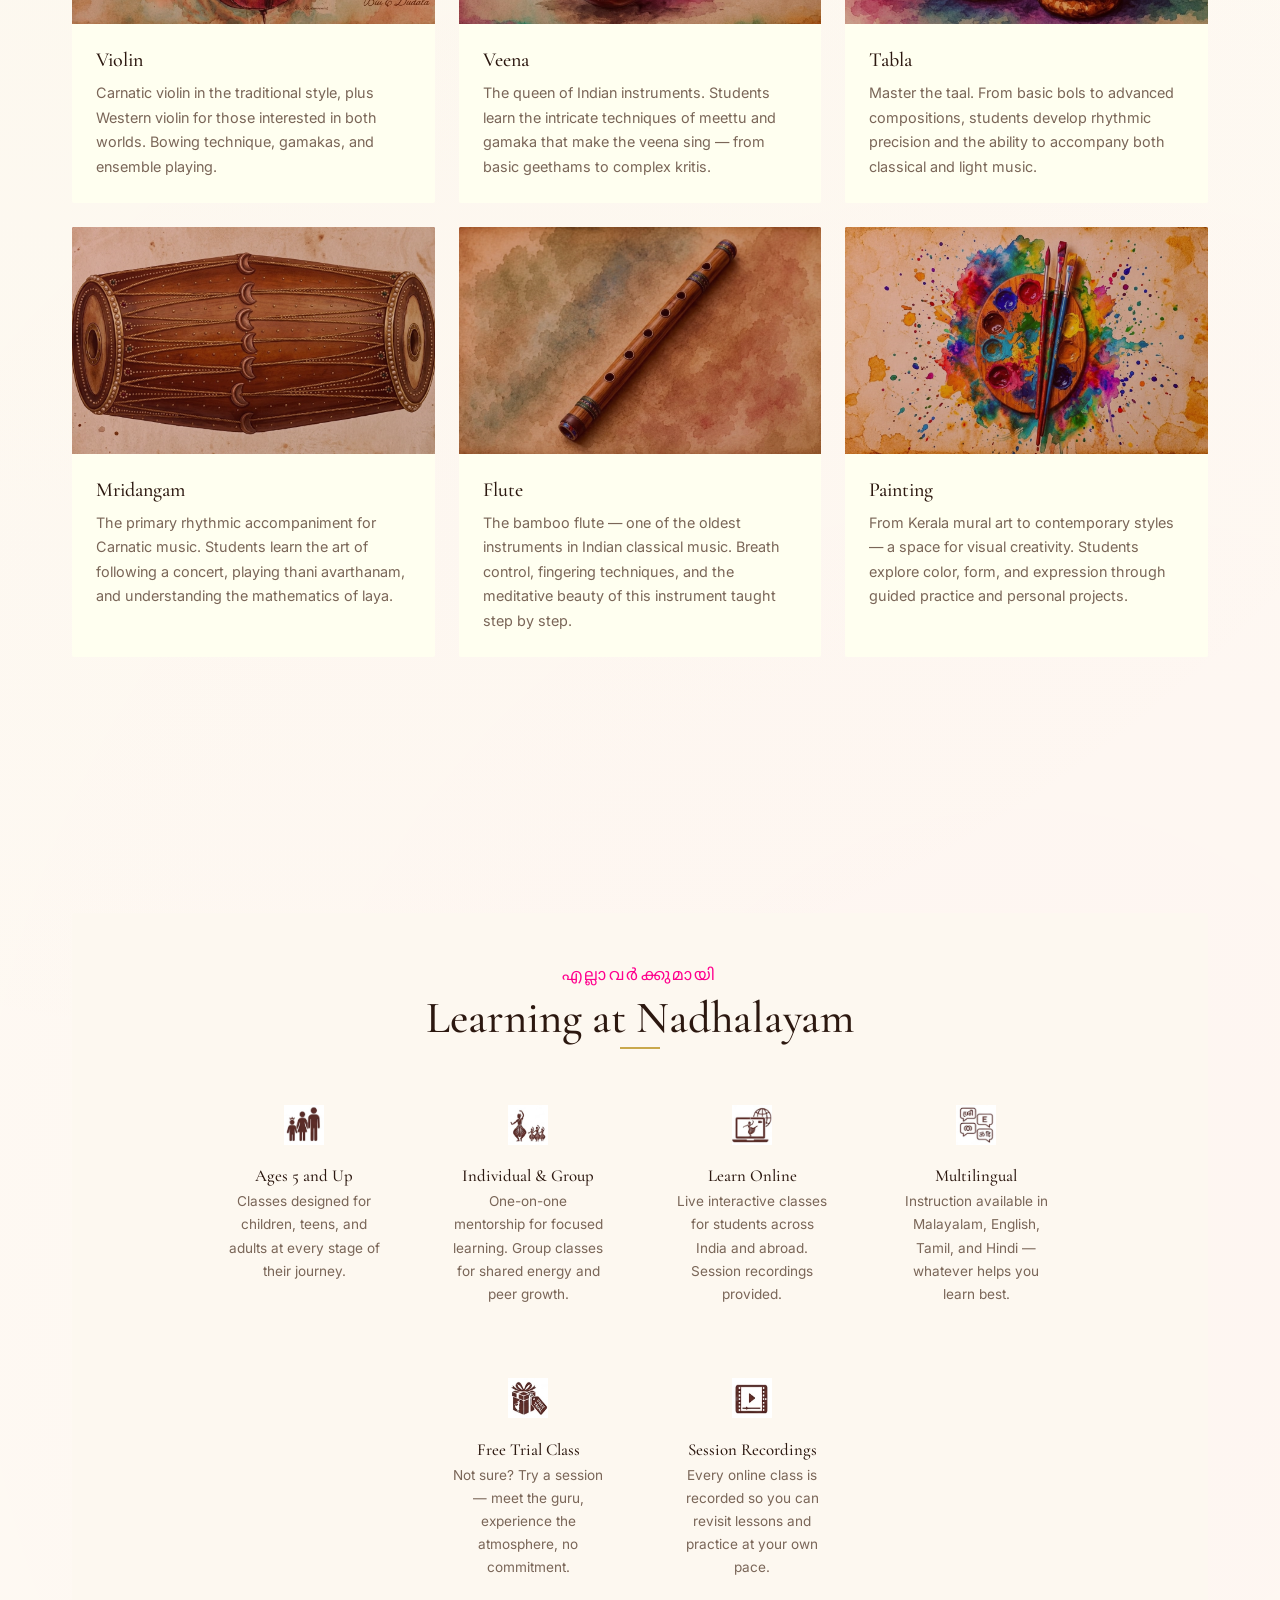
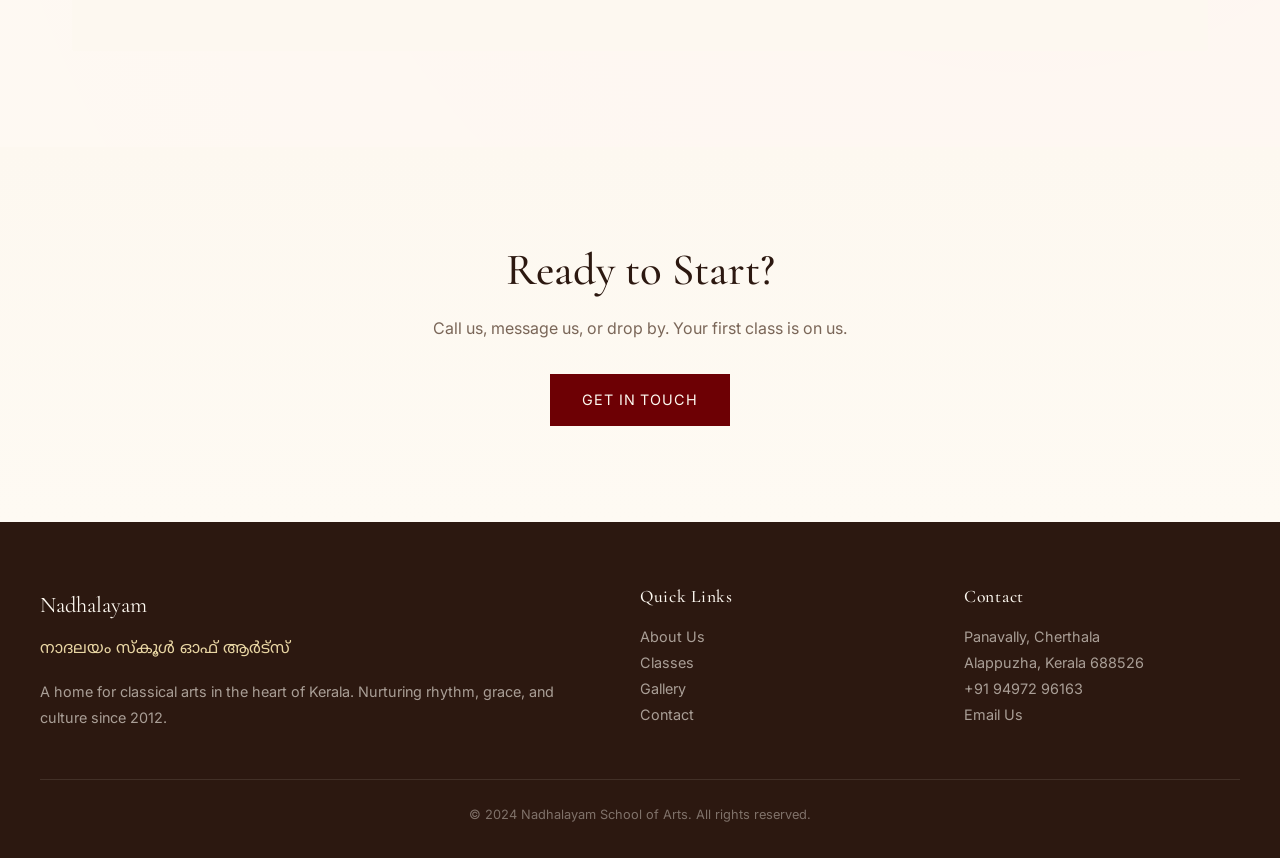
<file: classes.html>
<!DOCTYPE html>
<html lang="en">
<head>
  <meta charset="UTF-8">
  <meta name="viewport" content="width=device-width, initial-scale=1.0">
  <title>Classes — Nadhalayam School of Arts</title>
  <meta name="description" content="Explore our classes — Carnatic music, Bharatanatyam, Mohiniyattam, Kuchippudi,keyboard, guitar, violin, veena, tabla, mridangam, flute, and painting. Online and in-person. Free trial available.">
  <link rel="stylesheet" href="css/style.css">
</head>
<body>

<nav class="nav scrolled" id="nav">
  <div class="nav-inner">
    <a href="index.html" class="nav-logo">NADHALAYAM</a>
    <ul class="nav-links" id="navLinks">
      <li><a href="index.html">Home</a></li>
      <li><a href="about.html">About</a></li>
      <li><a href="classes.html" class="active">Classes</a></li>
      <li><a href="faculty.html">Faculty</a></li>
      <li><a href="testimonials.html">Testimonials</a></li>
      <li><a href="gallery.html">Gallery</a></li>
      <li><a href="contact.html">Contact</a></li>
    </ul>
    <button class="nav-toggle" id="navToggle" aria-label="Toggle menu">
      <span></span><span></span><span></span>
    </button>
  </div>
</nav>

<header class="page-header">
  <p class="malayalam" style="color:var(--gold-light);letter-spacing:0.15em;font-size:0.9rem;">ഞങ്ങളുടെ ക്ലാസുകൾ</p>
  <h1>Our Classes</h1>
  <p>Eleven disciplines. One philosophy. Every student deserves to find their voice.</p>
</header>

<section class="section">
  <div class="classes-grid">
    <div class="class-detail-card reveal">
      <div class="class-card-img">
        <img src="images/1.jpeg" alt="Bharatanatyam">
      </div>
      <div class="class-card-body">
        <h3>Bharatanatyam</h3>
        <p>From basic adavus to full margam performances. Emphasis on precise footwork, expressive abhinaya, and understanding the stories behind each piece.</p>
      </div>
    </div>

    <div class="class-detail-card reveal">
      <div class="class-card-img">
        <img src="images/2.jpeg" alt="Mohiniyattam">
      </div>
      <div class="class-card-body">
        <h3>Mohiniyattam</h3>
        <p>Kerala's own classical dance form — characterized by its fluid, wave-like movements and deeply emotive storytelling. Taught with reverence for the lasya tradition.</p>
      </div>
    </div>

    <div class="class-detail-card reveal">
      <div class="class-card-img">
        <img src="images/Kuchippudi.jpeg" alt="Kuchippudi">
      </div>
      <div class="class-card-body">
        <h3>Kuchippudi</h3>
        <p>The graceful classical dance form from Andhra Pradesh — characterized by its storytelling, fluid movements, and intricate footwork. Taught with reverence for the tradition and emphasis on expressive abhinaya.</p>
      </div>
    </div>

    <div class="class-detail-card reveal">
      <div class="class-card-img">
        <img src="images/11.jpeg" alt="Carnatic Music">
      </div>
      <div class="class-card-body">
        <h3>Carnatic Music</h3>
        <p>The heart of Nadhalayam. Students learn from the fundamentals of sarali varisai through varnams, kritis, and manodharma sangeetham — all taught in the guru-shishya tradition.</p>
      </div>
    </div>

    <div class="class-detail-card reveal">
      <div class="class-card-img">
        <img src="images/4.jpeg" alt="Keyboard">
      </div>
      <div class="class-card-body">
        <h3>Keyboard</h3>
        <p>Structured piano-keyboard training covering Western classical, Indian film music, and Carnatic adaptations. Suitable for all ages and levels.</p>
      </div>
    </div>

    <div class="class-detail-card reveal">
      <div class="class-card-img">
        <img src="images/3.jpeg" alt="Guitar">
      </div>
      <div class="class-card-body">
        <h3>Guitar</h3>
        <p>From open chords to fingerstyle, lead, and Indian classical fusion. Acoustic and electric. Whether you want to strum film songs or compose — we'll get you there.</p>
      </div>
    </div>

    <div class="class-detail-card reveal">
      <div class="class-card-img">
        <img src="images/5.jpeg" alt="Violin">
      </div>
      <div class="class-card-body">
        <h3>Violin</h3>
        <p>Carnatic violin in the traditional style, plus Western violin for those interested in both worlds. Bowing technique, gamakas, and ensemble playing.</p>
      </div>
    </div>

    <div class="class-detail-card reveal">
      <div class="class-card-img">
        <img src="images/6.jpeg" alt="Veena">
      </div>
      <div class="class-card-body">
        <h3>Veena</h3>
        <p>The queen of Indian instruments. Students learn the intricate techniques of meettu and gamaka that make the veena sing — from basic geethams to complex kritis.</p>
      </div>
    </div>

    <div class="class-detail-card reveal">
      <div class="class-card-img">
        <img src="images/7.jpeg" alt="Tabla">
      </div>
      <div class="class-card-body">
        <h3>Tabla</h3>
        <p>Master the taal. From basic bols to advanced compositions, students develop rhythmic precision and the ability to accompany both classical and light music.</p>
      </div>
    </div>

    <div class="class-detail-card reveal">
      <div class="class-card-img">
        <img src="images/8.jpeg" alt="Mridangam">
      </div>
      <div class="class-card-body">
        <h3>Mridangam</h3>
        <p>The primary rhythmic accompaniment for Carnatic music. Students learn the art of following a concert, playing thani avarthanam, and understanding the mathematics of laya.</p>
      </div>
    </div>

    <div class="class-detail-card reveal">
      <div class="class-card-img">
        <img src="images/9.jpeg" alt="Flute">
      </div>
      <div class="class-card-body">
        <h3>Flute</h3>
        <p>The bamboo flute — one of the oldest instruments in Indian classical music. Breath control, fingering techniques, and the meditative beauty of this instrument taught step by step.</p>
      </div>
    </div>

    <div class="class-detail-card reveal">
      <div class="class-card-img">
        <img src="images/10.jpeg" alt="Painting">
      </div>
      <div class="class-card-body">
        <h3>Painting</h3>
        <p>From Kerala mural art to contemporary styles — a space for visual creativity. Students explore color, form, and expression through guided practice and personal projects.</p>
      </div>
    </div>
  </div>
</section>

<!-- Class Info -->
<section class="section reveal">
  <div class="class-info">
    <span class="section-label malayalam">എല്ലാവർക്കുമായി</span>
    <h2>Learning at Nadhalayam</h2>
    <div class="section-line" style="margin:0 auto 2rem;"></div>

    <div class="class-info-grid">
      <div class="class-info-item">
        <div class="icon"><img src="icons/ages.png" alt="" width="40" height="40"></div>
        <h4>Ages 5 and Up</h4>
        <p>Classes designed for children, teens, and adults at every stage of their journey.</p>
      </div>
      <div class="class-info-item">
        <div class="icon"><img src="icons/individual.png" alt="" width="40" height="40"></div>
        <h4>Individual & Group</h4>
        <p>One-on-one mentorship for focused learning. Group classes for shared energy and peer growth.</p>
      </div>
      <div class="class-info-item">
        <div class="icon"><img src="icons/online.png" alt="" width="40" height="40"></div>
        <h4>Learn Online</h4>
        <p>Live interactive classes for students across India and abroad. Session recordings provided.</p>
      </div>
      <div class="class-info-item">
        <div class="icon"><img src="icons/multilingual.png" alt="" width="40" height="40"></div>
        <h4>Multilingual</h4>
        <p>Instruction available in Malayalam, English, Tamil, and Hindi — whatever helps you learn best.</p>
      </div>
      <div class="class-info-item">
        <div class="icon"><img src="icons/free trial.png" alt="" width="40" height="40"></div>
        <h4>Free Trial Class</h4>
        <p>Not sure? Try a session — meet the guru, experience the atmosphere, no commitment.</p>
      </div>
      <div class="class-info-item">
        <div class="icon"><img src="icons/videos.png" alt="" width="40" height="40"></div>
        <h4>Session Recordings</h4>
        <p>Every online class is recorded so you can revisit lessons and practice at your own pace.</p>
      </div>
    </div>
  </div>
</section>

<section class="cta reveal">
  <div class="cta-inner">
    <h2>Ready to Start?</h2>
    <p>Call us, message us, or drop by. Your first class is on us.</p>
    <a href="contact.html" class="btn btn-primary">Get in Touch</a>
  </div>
</section>

<footer class="footer">
  <div class="footer-grid">
    <div>
      <div class="footer-brand">Nadhalayam</div>
      <div class="footer-ml malayalam">നാദലയം സ്കൂൾ ഓഫ് ആർട്സ്</div>
      <p>A home for classical arts in the heart of Kerala. Nurturing rhythm, grace, and culture since 2012.</p>
    </div>
    <div>
      <h4>Quick Links</h4>
      <p><a href="about.html">About Us</a></p>
      <p><a href="classes.html">Classes</a></p>
      <p><a href="gallery.html">Gallery</a></p>
      <p><a href="contact.html">Contact</a></p>
    </div>
    <div>
      <h4>Contact</h4>
      <p>Panavally, Cherthala<br>Alappuzha, Kerala 688526</p>
      <p><a href="tel:+919497296163">+91 94972 96163</a></p>
      <p><a href="mailto:nadhalayamonline@mail.com">Email Us</a></p>
    </div>
  </div>
  <div class="footer-bottom">
    &copy; 2024 Nadhalayam School of Arts. All rights reserved.
  </div>
</footer>

<a href="https://wa.me/919995866345" class="whatsapp-float" target="_blank" rel="noopener" aria-label="Chat on WhatsApp"><img src="images/whatsapp.png" alt="WhatsApp" style="width:24px;height:24px;vertical-align:middle;"></a>

<script src="js/main.js"></script>
</body>
</html>
</file>
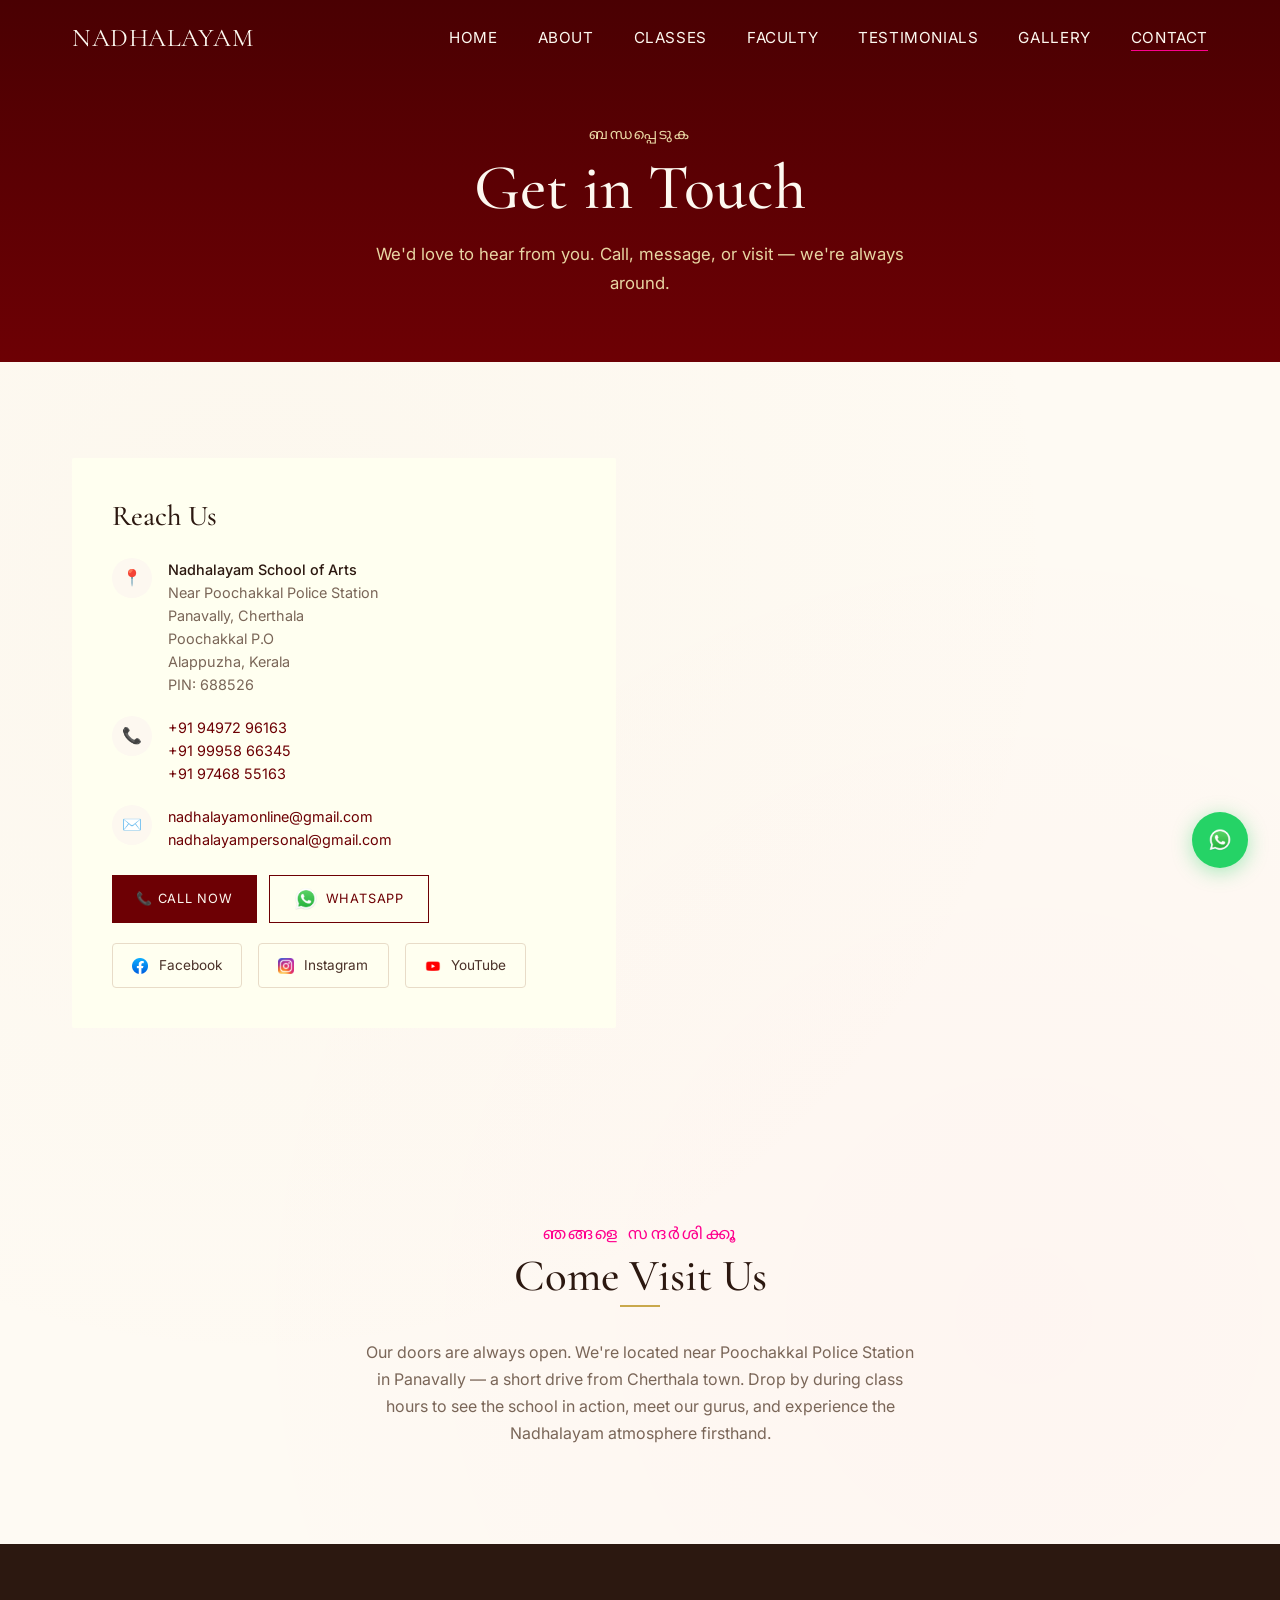
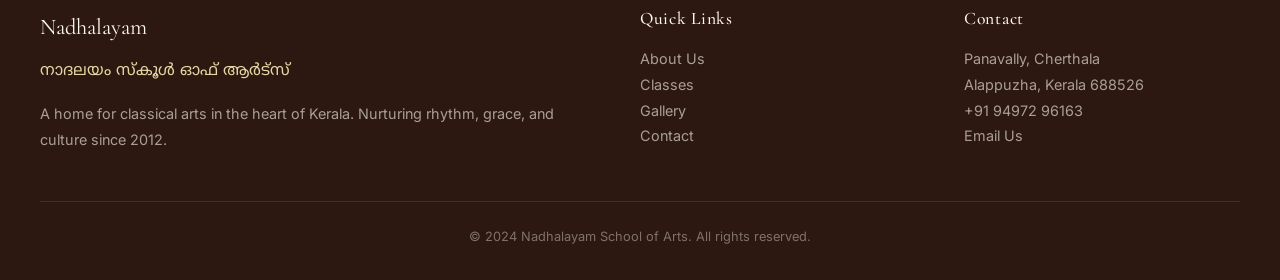
<file: contact.html>
<!DOCTYPE html>
<html lang="en">
<head>
  <meta charset="UTF-8">
  <meta name="viewport" content="width=device-width, initial-scale=1.0">
  <title>Contact — Nadhalayam School of Arts</title>
  <meta name="description" content="Get in touch with Nadhalayam School of Arts in Panavally, Cherthala. Call, WhatsApp, email, or visit our campus near Poochakkal Police Station, Alappuzha, Kerala.">
  <link rel="stylesheet" href="css/style.css">
</head>
<body>

<nav class="nav scrolled" id="nav">
  <div class="nav-inner">
    <a href="index.html" class="nav-logo">NADHALAYAM</a>
    <ul class="nav-links" id="navLinks">
      <li><a href="index.html">Home</a></li>
      <li><a href="about.html">About</a></li>
      <li><a href="classes.html">Classes</a></li>
      <li><a href="faculty.html">Faculty</a></li>
      <li><a href="testimonials.html">Testimonials</a></li>
      <li><a href="gallery.html">Gallery</a></li>
      <li><a href="contact.html" class="active">Contact</a></li>
    </ul>
    <button class="nav-toggle" id="navToggle" aria-label="Toggle menu">
      <span></span><span></span><span></span>
    </button>
  </div>
</nav>

<header class="page-header">
  <p class="malayalam" style="color:var(--gold-light);letter-spacing:0.15em;font-size:0.9rem;">ബന്ധപ്പെടുക</p>
  <h1>Get in Touch</h1>
  <p>We'd love to hear from you. Call, message, or visit — we're always around.</p>
</header>

<section class="section">
  <div class="contact-grid">
    <div class="contact-card reveal">
      <h3>Reach Us</h3>

      <div class="contact-item">
        <div class="contact-icon">📍</div>
        <div>
          <p style="font-weight:500; color:var(--text-dark);">Nadhalayam School of Arts</p>
          <p>Near Poochakkal Police Station<br>Panavally, Cherthala<br>Poochakkal P.O<br>Alappuzha, Kerala<br>PIN: 688526</p>
        </div>
      </div>

      <div class="contact-item">
        <div class="contact-icon">📞</div>
        <div>
          <p><a href="tel:+919497296163">+91 94972 96163</a></p>
          <p><a href="tel:+919995866345">+91 99958 66345</a></p>
          <p><a href="tel:+919746855163">+91 97468 55163</a></p>
        </div>
      </div>

      <div class="contact-item">
        <div class="contact-icon">✉️</div>
        <div>
          <p><a href="mailto:nadhalayamonline@gmail.com">nadhalayamonline@gmail.com</a></p>
          <p><a href="mailto:nadhalayampersonal@gmail.com">nadhalayampersonal@gmail.com</a></p>
        </div>
      </div>

      <div style="margin-top:1.5rem; display:flex; gap:0.75rem; flex-wrap:wrap;">
        <a href="tel:+919497296163" class="btn btn-primary" style="font-size:0.8rem; padding:0.7rem 1.5rem;">📞 Call Now</a>
        <a href="https://wa.me/919995866345" class="btn btn-outline" target="_blank" rel="noopener" style="font-size:0.8rem; padding:0.7rem 1.5rem;"><img src="images/whatsapp.png" alt="WhatsApp" style="width:24px;height:24px;vertical-align:middle;"> WhatsApp</a>
      </div>

      <div class="social-links">
        <a href="https://www.facebook.com/share/1NbCLS1rBk/" class="social-link" target="_blank" rel="noopener"><img src="images/facebook.png" alt="" style="width:16px;height:16px;vertical-align:middle;margin-right:4px;">Facebook</a>
        <a href="https://www.instagram.com/sunilanitha.nadham?utm_source=qr&igsh=MXIwMXR6d2o5Y3d2cg==" class="social-link" target="_blank" rel="noopener"><img src="images/instagram.png" alt="" style="width:16px;height:16px;vertical-align:middle;margin-right:4px;">Instagram</a>
        <a href="https://youtube.com/@nadhalayamofficial?si=5vMBy7ZGA8YhbLXn" class="social-link" target="_blank" rel="noopener"><img src="images/youtube.png" alt="" style="width:16px;height:16px;vertical-align:middle;margin-right:4px;">YouTube</a>
      </div>
    </div>

    <div class="map-container reveal">
      <iframe
        src="https://www.google.com/maps/embed?pb=!1m18!1m12!1m3!1d6287.671545366482!2d76.3508947!3d9.8074167!2m3!1f0!2f0!3f0!3m2!1i1024!2i768!4f13.1!3m3!1m2!1s0x0%3A0x0!2zOcKwNDgnMjYuNyJOIDc2wrAyMScxMi41IkU!5e0!3m2!1sen!2sin!4v1700000000000"
        allowfullscreen=""
        loading="lazy"
        referrerpolicy="no-referrer-when-downgrade"
        title="Nadhalayam Location Map"
        style="border:0; width:100%; height:100%; min-height:280px; border-radius:2px;">
      </iframe>
    </div></div>
</section>

<!-- Visit Info -->
<section class="section reveal" style="text-align:center;">
  <span class="section-label malayalam">ഞങ്ങളെ സന്ദർശിക്കൂ</span>
  <h2>Come Visit Us</h2>
  <div class="section-line" style="margin:0 auto 2rem;"></div>
  <p style="max-width:560px; margin:0 auto; color:var(--text-muted);">
    Our doors are always open. We're located near Poochakkal Police Station in Panavally — a short drive from Cherthala town. Drop by during class hours to see the school in action, meet our gurus, and experience the Nadhalayam atmosphere firsthand.
  </p>
</section>

<footer class="footer">
  <div class="footer-grid">
    <div>
      <div class="footer-brand">Nadhalayam</div>
      <div class="footer-ml malayalam">നാദലയം സ്കൂൾ ഓഫ് ആർട്സ്</div>
      <p>A home for classical arts in the heart of Kerala. Nurturing rhythm, grace, and culture since 2012.</p>
    </div>
    <div>
      <h4>Quick Links</h4>
      <p><a href="about.html">About Us</a></p>
      <p><a href="classes.html">Classes</a></p>
      <p><a href="gallery.html">Gallery</a></p>
      <p><a href="contact.html">Contact</a></p>
    </div>
    <div>
      <h4>Contact</h4>
      <p>Panavally, Cherthala<br>Alappuzha, Kerala 688526</p>
      <p><a href="tel:+919497296163">+91 94972 96163</a></p>
      <p><a href="mailto:nadhalayamonline@gmail.com">Email Us</a></p>
    </div>
  </div>
  <div class="footer-bottom">
    &copy; 2024 Nadhalayam School of Arts. All rights reserved.
  </div>
</footer>

<a href="https://wa.me/919995866345" class="whatsapp-float" target="_blank" rel="noopener" aria-label="Chat on WhatsApp"><img src="images/whatsapp.png" alt="WhatsApp" style="width:24px;height:24px;vertical-align:middle;"></a>

<script src="js/main.js"></script>
</body>
</html>
</file>
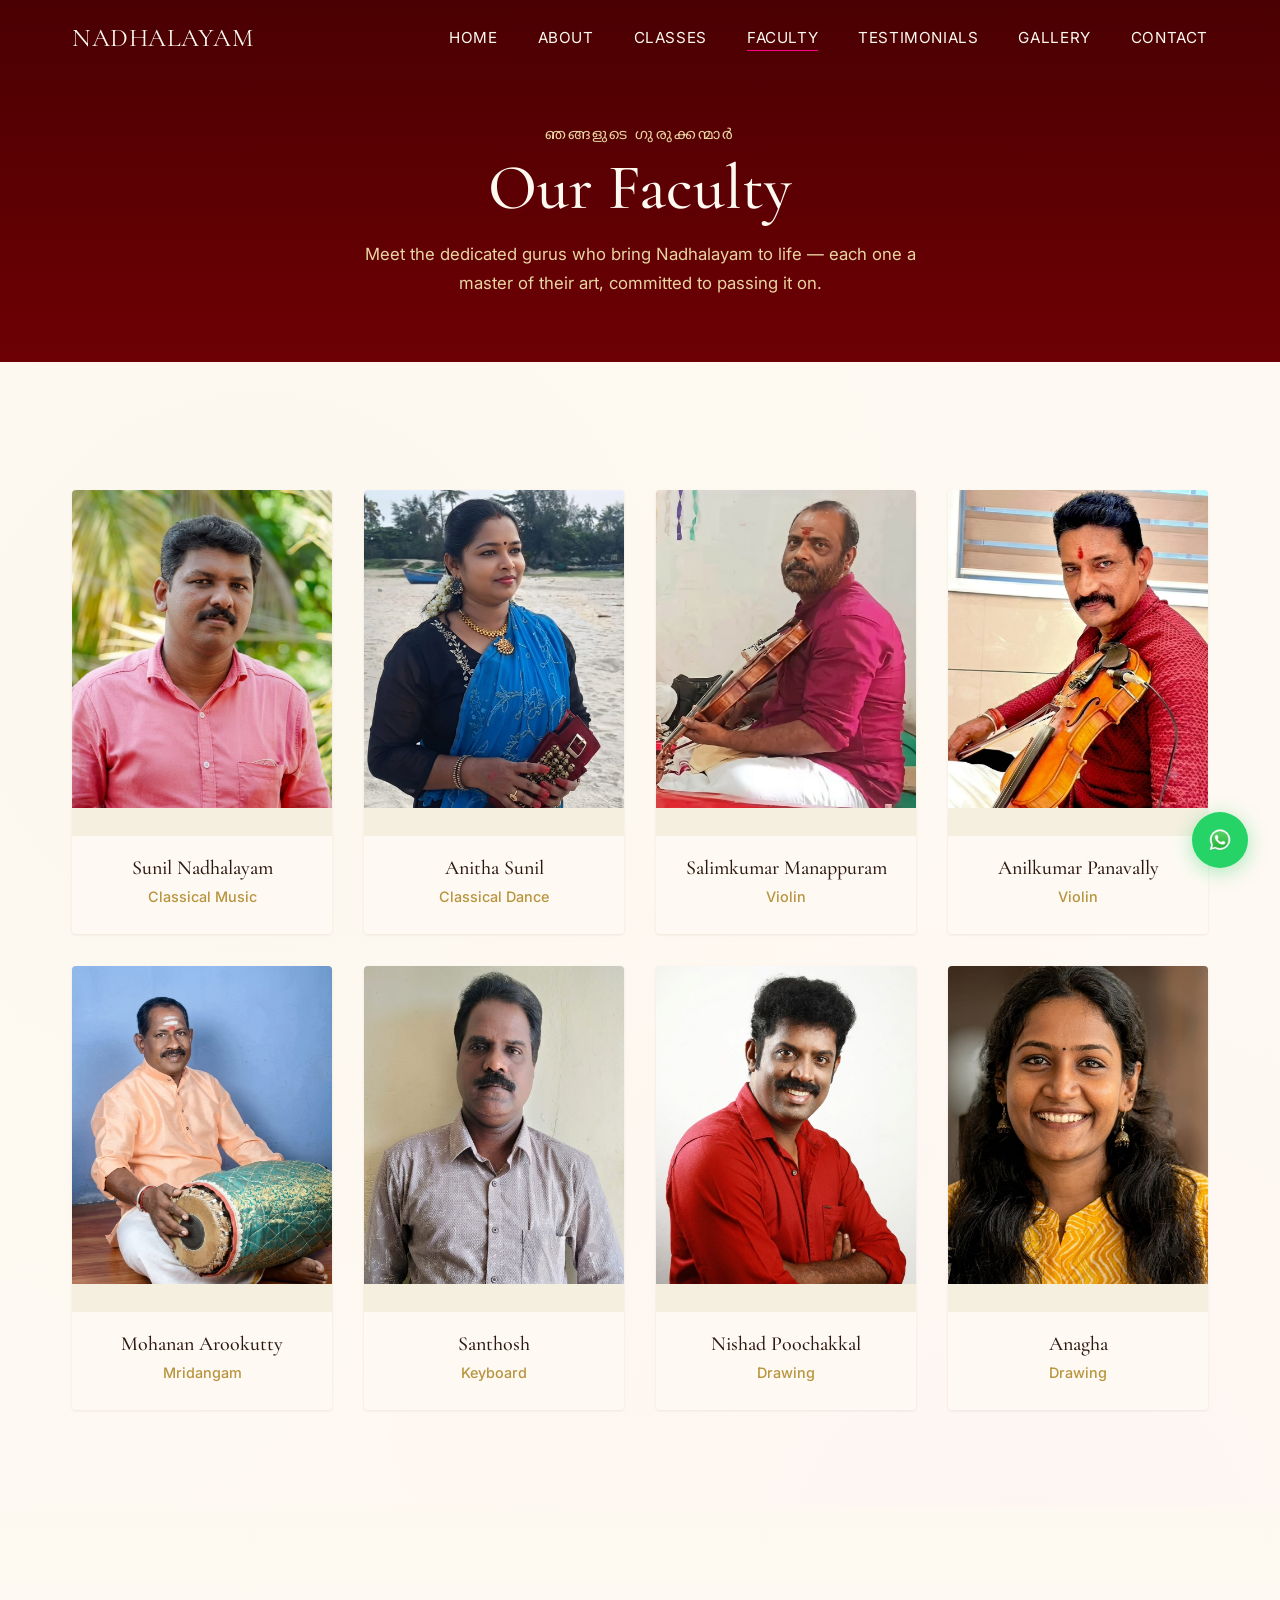
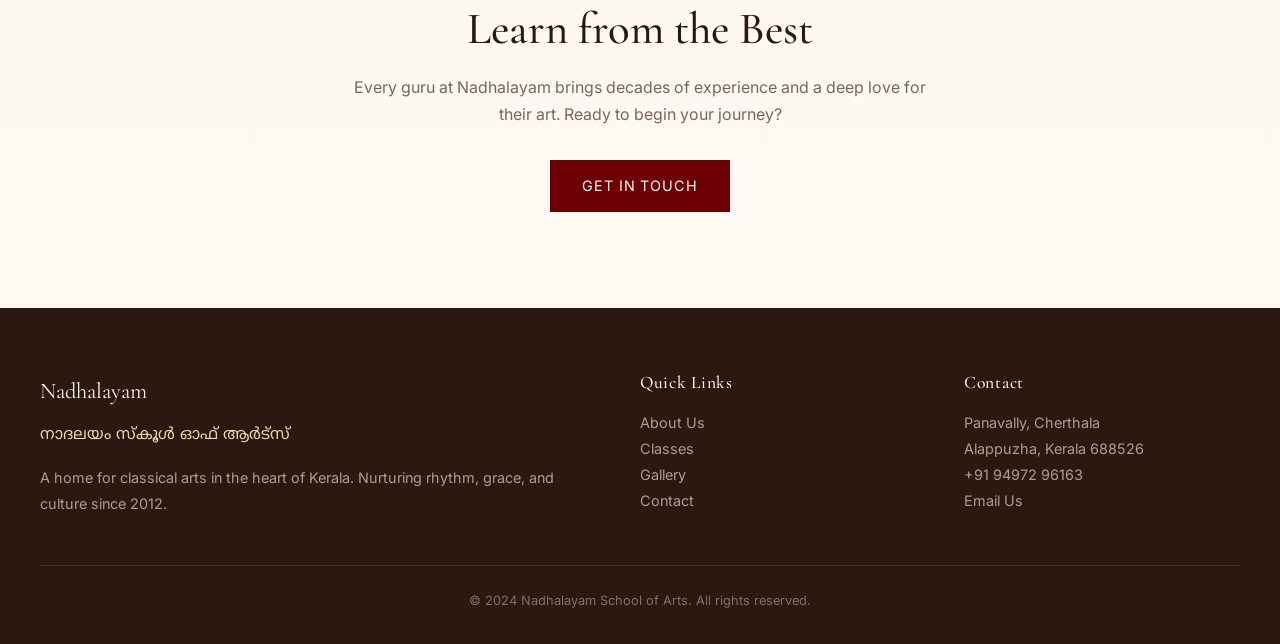
<file: faculty.html>
<!DOCTYPE html>
<html lang="en">
<head>
  <meta charset="UTF-8">
  <meta name="viewport" content="width=device-width, initial-scale=1.0">
  <title>Faculty — Nadhalayam School of Arts</title>
  <meta name="description" content="Meet the dedicated gurus of Nadhalayam School of Arts — experienced teachers in Carnatic music, Bharatanatyam, Mohiniyattam, violin, mridangam, keyboard, and artwork.">
  <link rel="stylesheet" href="css/style.css">
</head>
<body>

<nav class="nav scrolled" id="nav">
  <div class="nav-inner">
    <a href="index.html" class="nav-logo">NADHALAYAM</a>
    <ul class="nav-links" id="navLinks">
      <li><a href="index.html">Home</a></li>
      <li><a href="about.html">About</a></li>
      <li><a href="classes.html">Classes</a></li>
      <li><a href="faculty.html" class="active">Faculty</a></li>
      <li><a href="testimonials.html">Testimonials</a></li>
      <li><a href="gallery.html">Gallery</a></li>
      <li><a href="contact.html">Contact</a></li>
    </ul>
    <button class="nav-toggle" id="navToggle" aria-label="Toggle menu">
      <span></span><span></span><span></span>
    </button>
  </div>
</nav>

<header class="page-header">
  <p class="malayalam" style="color:var(--gold-light);letter-spacing:0.15em;font-size:0.9rem;">ഞങ്ങളുടെ ഗുരുക്കന്മാർ</p>
  <h1>Our Faculty</h1>
  <p>Meet the dedicated gurus who bring Nadhalayam to life — each one a master of their art, committed to passing it on.</p>
</header>

<section class="section">
  <div class="faculty-grid">

    <div class="faculty-card reveal">
      <div class="faculty-card-img">
        <div class="faculty-img-frame">
          <img src="images/facultynames/Sunil.jpeg" alt="Sunil Nadhalayam">
        </div>
      </div>
      <div class="faculty-card-body">
        <h3>Sunil Nadhalayam</h3>
        <p>Classical Music</p>
      </div>
    </div>

    <div class="faculty-card reveal">
      <div class="faculty-card-img">
        <div class="faculty-img-frame">
          <img src="images/facultynames/Anitha.jpeg" alt="Anitha Sunil">
        </div>
      </div>
      <div class="faculty-card-body">
        <h3>Anitha Sunil</h3>
        <p>Classical Dance</p>
      </div>
    </div>

    <div class="faculty-card reveal">
      <div class="faculty-card-img">
        <div class="faculty-img-frame">
          <img src="images/facultynames/SalimKumar.jpeg" alt="Salimkumar Manappuram">
        </div>
      </div>
      <div class="faculty-card-body">
        <h3>Salimkumar Manappuram</h3>
        <p>Violin</p>
      </div>
    </div>

    <div class="faculty-card reveal">
      <div class="faculty-card-img">
        <div class="faculty-img-frame">
          <img src="images/facultynames/AnilKumar.jpeg" alt="Anilkumar Panavally">
        </div>
      </div>
      <div class="faculty-card-body">
        <h3>Anilkumar Panavally</h3>
        <p>Violin</p>
      </div>
    </div>

    <div class="faculty-card reveal">
      <div class="faculty-card-img">
        <div class="faculty-img-frame">
          <img src="images/facultynames/Mohanan.jpeg" alt="Mohanan Arookutty">
        </div>
      </div>
      <div class="faculty-card-body">
        <h3>Mohanan Arookutty</h3>
        <p>Mridangam</p>
      </div>
    </div>

    <div class="faculty-card reveal">
      <div class="faculty-card-img">
        <div class="faculty-img-frame">
          <img src="images/facultynames/Santhosh.jpeg" alt="Santhosh">
        </div>
      </div>
      <div class="faculty-card-body">
        <h3>Santhosh</h3>
        <p>Keyboard</p>
      </div>
    </div>

    <div class="faculty-card reveal">
      <div class="faculty-card-img">
        <div class="faculty-img-frame">
          <img src="images/facultynames/Nishaad.jpeg" alt="Nishad Poochakkal">
        </div>
      </div>
      <div class="faculty-card-body">
        <h3>Nishad Poochakkal</h3>
        <p>Drawing</p>
      </div>
    </div>

    <div class="faculty-card reveal">
      <div class="faculty-card-img">
        <div class="faculty-img-frame">
          <img src="images/facultynames/Anagha.jpeg" alt="Anagha">
        </div>
      </div>
      <div class="faculty-card-body">
        <h3>Anagha</h3>
        <p>Drawing</p>
      </div>
    </div>

  </div>
</section>

<section class="cta reveal">
  <div class="cta-inner">
    <h2>Learn from the Best</h2>
    <p>Every guru at Nadhalayam brings decades of experience and a deep love for their art. Ready to begin your journey?</p>
    <a href="contact.html" class="btn btn-primary">Get in Touch</a>
  </div>
</section>

<footer class="footer">
  <div class="footer-grid">
    <div>
      <div class="footer-brand">Nadhalayam</div>
      <div class="footer-ml malayalam">നാദലയം സ്കൂൾ ഓഫ് ആർട്സ്</div>
      <p>A home for classical arts in the heart of Kerala. Nurturing rhythm, grace, and culture since 2012.</p>
    </div>
    <div>
      <h4>Quick Links</h4>
      <p><a href="about.html">About Us</a></p>
      <p><a href="classes.html">Classes</a></p>
      <p><a href="gallery.html">Gallery</a></p>
      <p><a href="contact.html">Contact</a></p>
    </div>
    <div>
      <h4>Contact</h4>
      <p>Panavally, Cherthala<br>Alappuzha, Kerala 688526</p>
      <p><a href="tel:+919497296163">+91 94972 96163</a></p>
      <p><a href="mailto:nadhalayamonline@mail.com">Email Us</a></p>
    </div>
  </div>
  <div class="footer-bottom">
    &copy; 2024 Nadhalayam School of Arts. All rights reserved.
  </div>
</footer>

<a href="https://wa.me/919995866345" class="whatsapp-float" target="_blank" rel="noopener" aria-label="Chat on WhatsApp"><img src="images/whatsapp.png" alt="WhatsApp" style="width:24px;height:24px;vertical-align:middle;"></a>

<script src="js/main.js"></script>
</body>
</html>
</file>
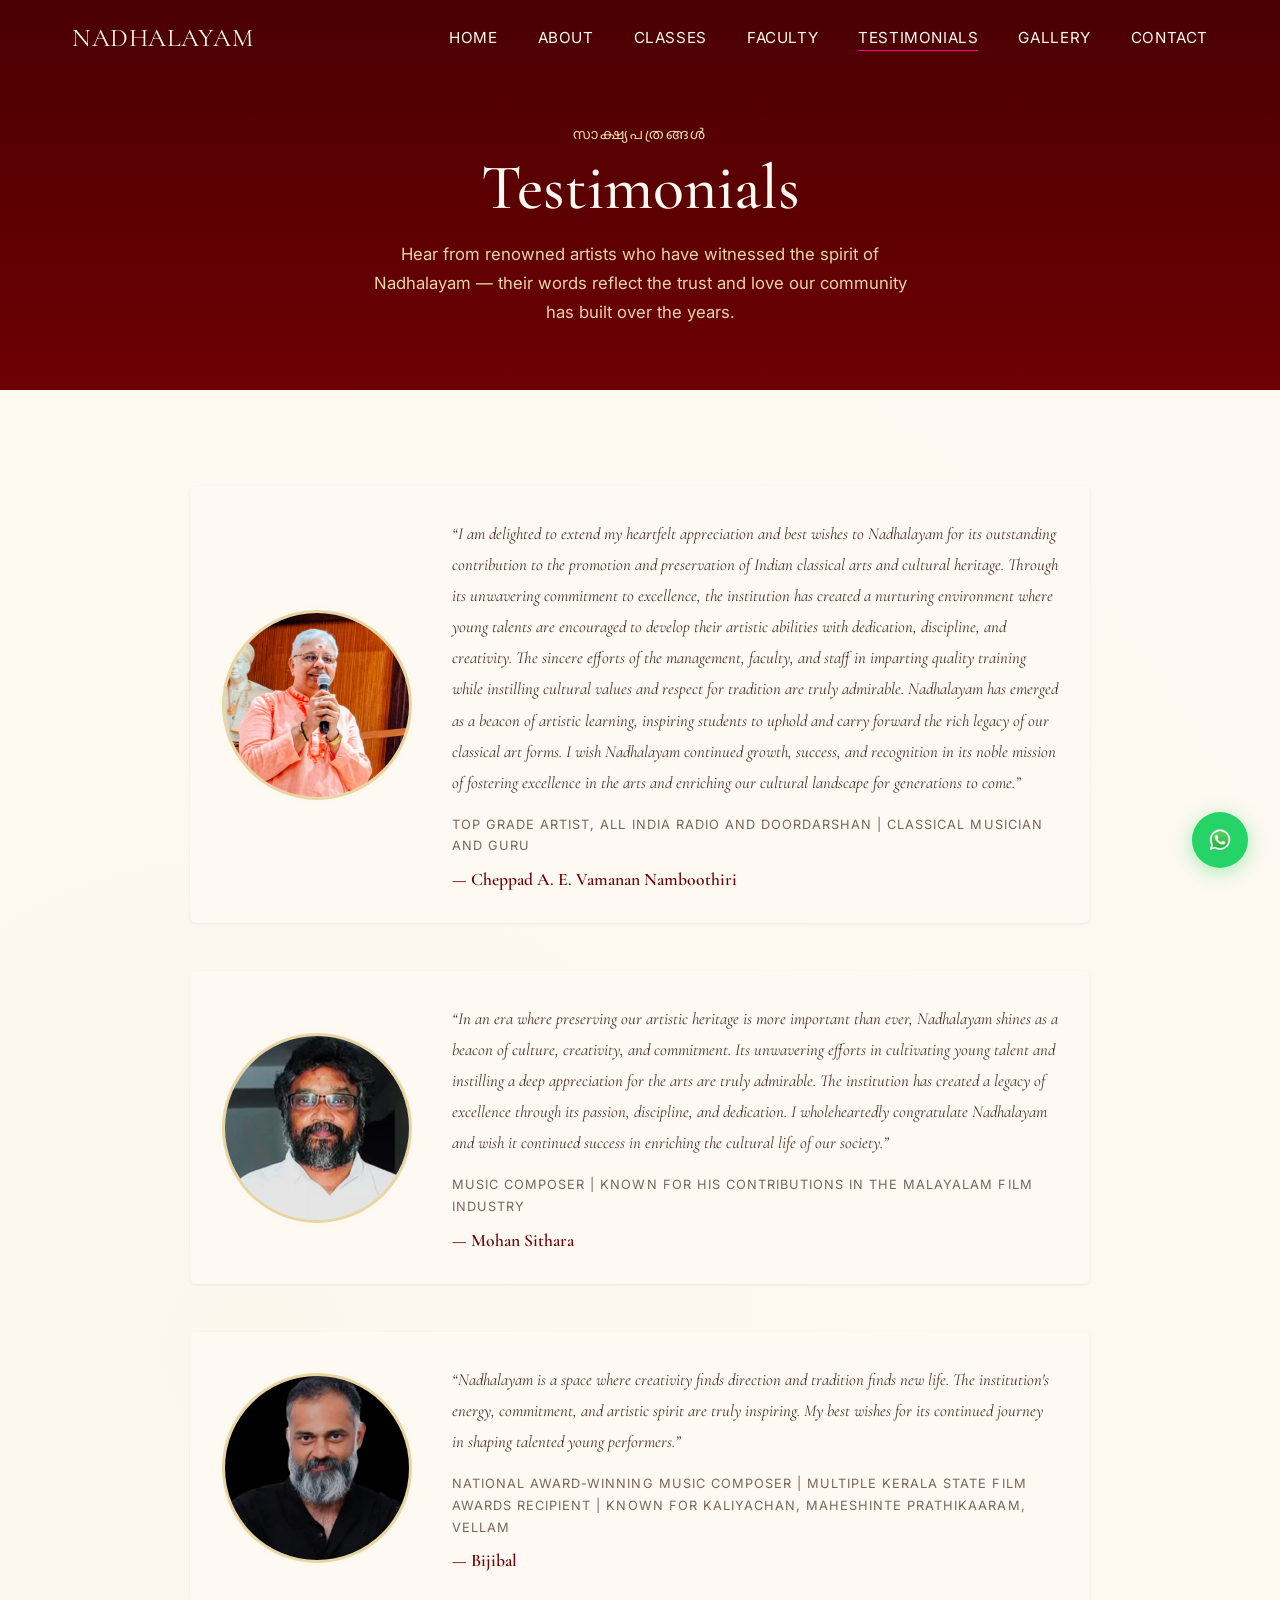
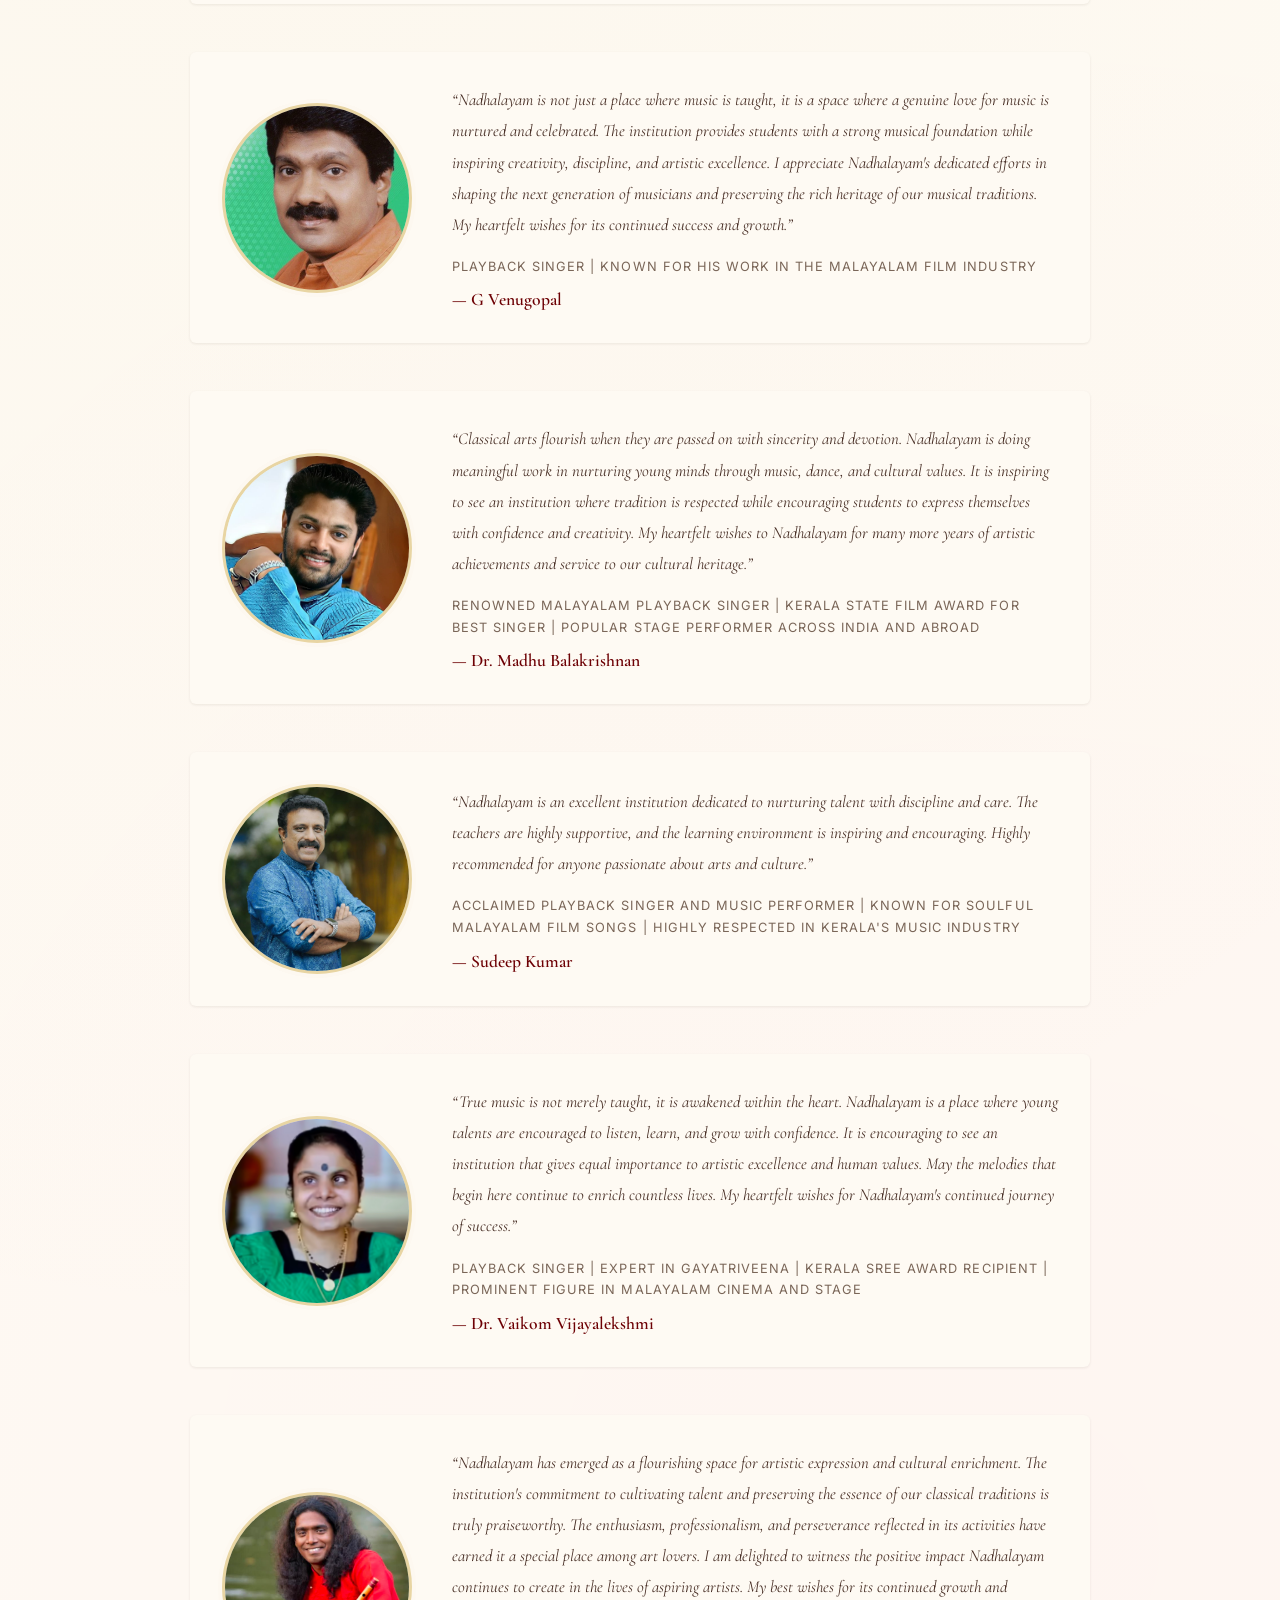
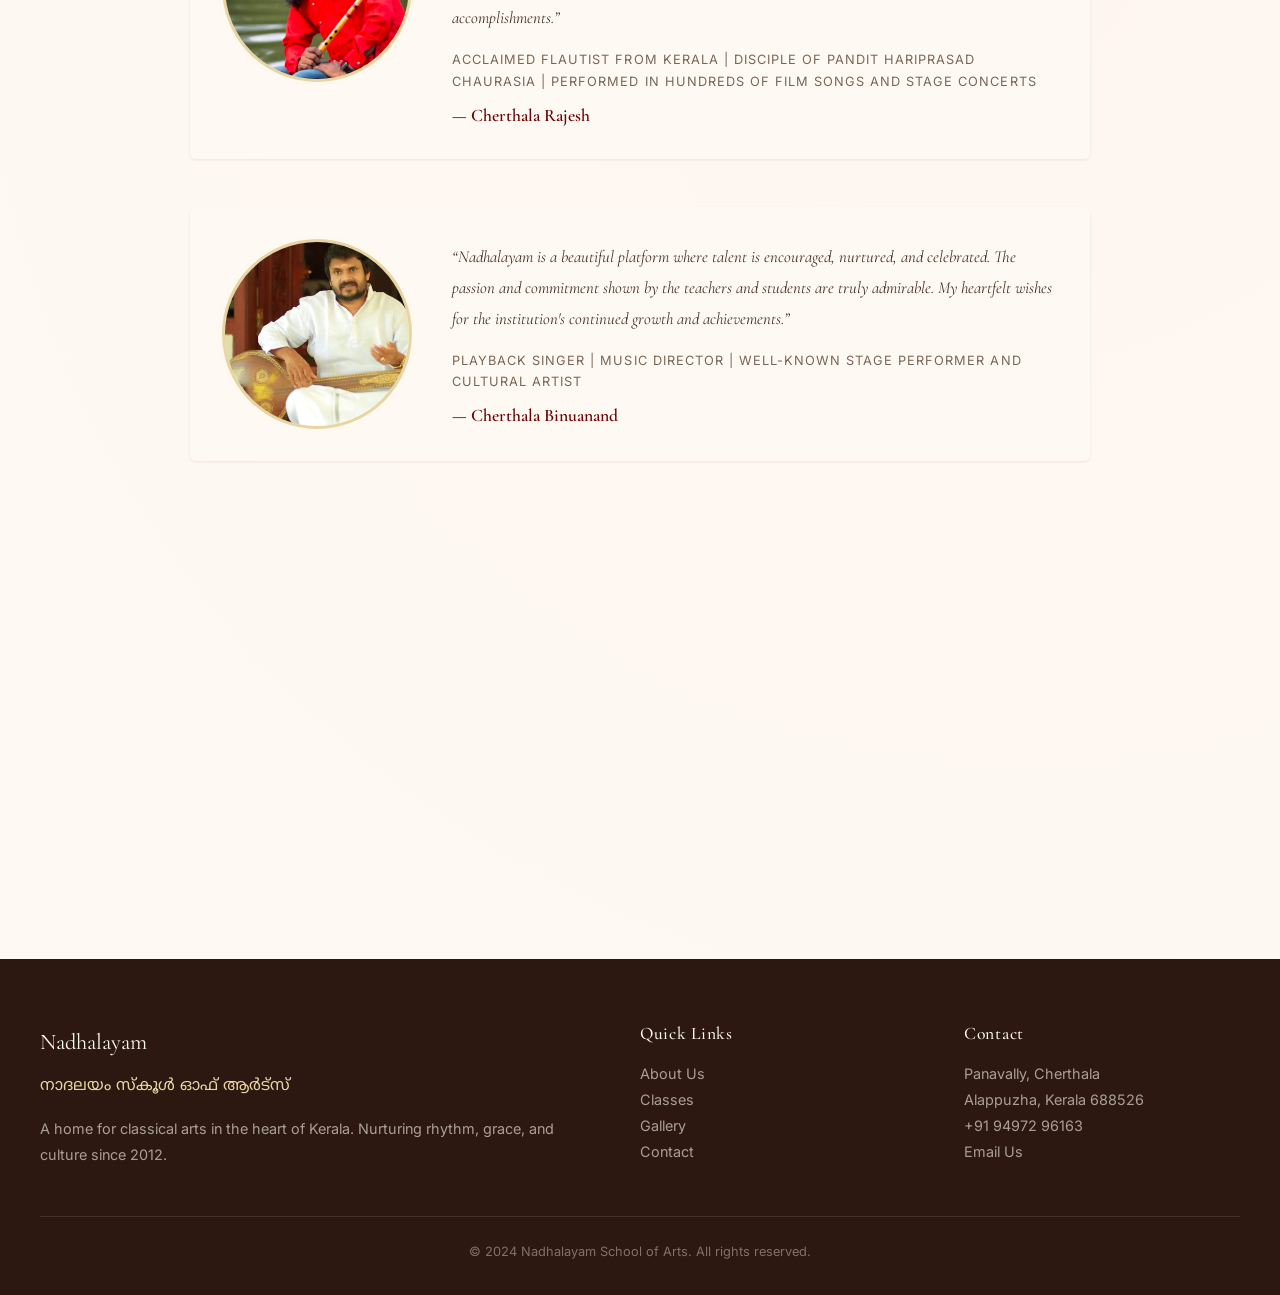
<file: testimonials.html>
<!DOCTYPE html>
<html lang="en">
<head>
  <meta charset="UTF-8">
  <meta name="viewport" content="width=device-width, initial-scale=1.0">
  <title>Testimonials — Nadhalayam School of Arts</title>
  <meta name="description" content="Hear from renowned artists and personalities about their experience with Nadhalayam School of Arts.">
  <link rel="stylesheet" href="css/style.css">
</head>
<body>

<nav class="nav scrolled" id="nav">
  <div class="nav-inner">
    <a href="index.html" class="nav-logo">NADHALAYAM</a>
    <ul class="nav-links" id="navLinks">
      <li><a href="index.html">Home</a></li>
      <li><a href="about.html">About</a></li>
      <li><a href="classes.html">Classes</a></li>
      <li><a href="faculty.html">Faculty</a></li>
      <li><a href="testimonials.html" class="active">Testimonials</a></li>
      <li><a href="gallery.html">Gallery</a></li>
      <li><a href="contact.html">Contact</a></li>
    </ul>
    <button class="nav-toggle" id="navToggle" aria-label="Toggle menu">
      <span></span><span></span><span></span>
    </button>
  </div>
</nav>

<header class="page-header">
  <p class="malayalam" style="color:var(--gold-light);letter-spacing:0.15em;font-size:0.9rem;">സാക്ഷ്യപത്രങ്ങള്‍</p>
  <h1>Testimonials</h1>
  <p>Hear from renowned artists who have witnessed the spirit of Nadhalayam — their words reflect the trust and love our community has built over the years.</p>
</header>

<section class="section">
  <div class="testimonials-grid">

    <div class="testimonial-card reveal">
      <div class="testimonial-img">
        <img src="images/Cheppad%20A.%20E.%20Vamanan%20Namboothiri.jpeg" alt="Cheppad A. E. Vamanan Namboothiri" loading="lazy">
      </div>
      <div class="testimonial-body">
        <blockquote class="testimonial-quote">&ldquo;I am delighted to extend my heartfelt appreciation and best wishes to Nadhalayam for its outstanding contribution to the promotion and preservation of Indian classical arts and cultural heritage. Through its unwavering commitment to excellence, the institution has created a nurturing environment where young talents are encouraged to develop their artistic abilities with dedication, discipline, and creativity. The sincere efforts of the management, faculty, and staff in imparting quality training while instilling cultural values and respect for tradition are truly admirable. Nadhalayam has emerged as a beacon of artistic learning, inspiring students to uphold and carry forward the rich legacy of our classical art forms. I wish Nadhalayam continued growth, success, and recognition in its noble mission of fostering excellence in the arts and enriching our cultural landscape for generations to come.&rdquo;</blockquote>
        <p class="testimonial-about">Top Grade Artist, All India Radio and Doordarshan | Classical Musician and Guru</p>
        <h3 class="testimonial-name">&mdash; Cheppad A. E. Vamanan Namboothiri</h3>
      </div>
    </div>

    <div class="testimonial-card reveal">
      <div class="testimonial-img">
        <img src="images/Mohan%20Sithara.jpeg" alt="Mohan Sithara" loading="lazy">
      </div>
      <div class="testimonial-body">
        <blockquote class="testimonial-quote">&ldquo;In an era where preserving our artistic heritage is more important than ever, Nadhalayam shines as a beacon of culture, creativity, and commitment. Its unwavering efforts in cultivating young talent and instilling a deep appreciation for the arts are truly admirable. The institution has created a legacy of excellence through its passion, discipline, and dedication. I wholeheartedly congratulate Nadhalayam and wish it continued success in enriching the cultural life of our society.&rdquo;</blockquote>
        <p class="testimonial-about">Music Composer | Known for his contributions in the Malayalam film industry</p>
        <h3 class="testimonial-name">&mdash; Mohan Sithara</h3>
      </div>
    </div>

    <div class="testimonial-card reveal">
      <div class="testimonial-img">
        <img src="images/Bijibal.jpeg" alt="Bijibal" loading="lazy">
      </div>
      <div class="testimonial-body">
        <blockquote class="testimonial-quote">&ldquo;Nadhalayam is a space where creativity finds direction and tradition finds new life. The institution's energy, commitment, and artistic spirit are truly inspiring. My best wishes for its continued journey in shaping talented young performers.&rdquo;</blockquote>
        <p class="testimonial-about">National Award-winning music composer | Multiple Kerala State Film Awards recipient | Known for Kaliyachan, Maheshinte Prathikaaram, Vellam</p>
        <h3 class="testimonial-name">&mdash; Bijibal</h3>
      </div>
    </div>

    <div class="testimonial-card reveal">
      <div class="testimonial-img">
        <img src="images/G%20Venugopal.jpeg" alt="G Venugopal" loading="lazy">
      </div>
      <div class="testimonial-body">
        <blockquote class="testimonial-quote">&ldquo;Nadhalayam is not just a place where music is taught, it is a space where a genuine love for music is nurtured and celebrated. The institution provides students with a strong musical foundation while inspiring creativity, discipline, and artistic excellence. I appreciate Nadhalayam's dedicated efforts in shaping the next generation of musicians and preserving the rich heritage of our musical traditions. My heartfelt wishes for its continued success and growth.&rdquo;</blockquote>
        <p class="testimonial-about">Playback Singer | Known for his work in the Malayalam Film Industry</p>
        <h3 class="testimonial-name">&mdash; G Venugopal</h3>
      </div>
    </div>

    <div class="testimonial-card reveal">
      <div class="testimonial-img">
        <img src="images/Madhu%20Balakrishnan.jpeg" alt="Dr. Madhu Balakrishnan" loading="lazy">
      </div>
      <div class="testimonial-body">
        <blockquote class="testimonial-quote">&ldquo;Classical arts flourish when they are passed on with sincerity and devotion. Nadhalayam is doing meaningful work in nurturing young minds through music, dance, and cultural values. It is inspiring to see an institution where tradition is respected while encouraging students to express themselves with confidence and creativity. My heartfelt wishes to Nadhalayam for many more years of artistic achievements and service to our cultural heritage.&rdquo;</blockquote>
        <p class="testimonial-about">Renowned Malayalam playback singer | Kerala State Film Award for Best Singer | Popular stage performer across India and abroad</p>
        <h3 class="testimonial-name">&mdash; Dr. Madhu Balakrishnan</h3>
      </div>
    </div>

    <div class="testimonial-card reveal">
      <div class="testimonial-img">
        <img src="images/Sudeep%20Kumar.jpeg" alt="Sudeep Kumar" loading="lazy">
      </div>
      <div class="testimonial-body">
        <blockquote class="testimonial-quote">&ldquo;Nadhalayam is an excellent institution dedicated to nurturing talent with discipline and care. The teachers are highly supportive, and the learning environment is inspiring and encouraging. Highly recommended for anyone passionate about arts and culture.&rdquo;</blockquote>
        <p class="testimonial-about">Acclaimed playback singer and music performer | Known for soulful Malayalam film songs | Highly respected in Kerala's music industry</p>
        <h3 class="testimonial-name">&mdash; Sudeep Kumar</h3>
      </div>
    </div>

    <div class="testimonial-card reveal">
      <div class="testimonial-img">
        <img src="images/Vaikom%20Vijayalekshmi.jpeg" alt="Dr. Vaikom Vijayalekshmi" loading="lazy">
      </div>
      <div class="testimonial-body">
        <blockquote class="testimonial-quote">&ldquo;True music is not merely taught, it is awakened within the heart. Nadhalayam is a place where young talents are encouraged to listen, learn, and grow with confidence. It is encouraging to see an institution that gives equal importance to artistic excellence and human values. May the melodies that begin here continue to enrich countless lives. My heartfelt wishes for Nadhalayam's continued journey of success.&rdquo;</blockquote>
        <p class="testimonial-about">Playback Singer | Expert in Gayatriveena | Kerala Sree Award recipient | Prominent figure in Malayalam cinema and stage</p>
        <h3 class="testimonial-name">&mdash; Dr. Vaikom Vijayalekshmi</h3>
      </div>
    </div>

    <div class="testimonial-card reveal">
      <div class="testimonial-img">
        <img src="images/Cherthala%20Rajesh.jpeg" alt="Cherthala Rajesh" loading="lazy">
      </div>
      <div class="testimonial-body">
        <blockquote class="testimonial-quote">&ldquo;Nadhalayam has emerged as a flourishing space for artistic expression and cultural enrichment. The institution's commitment to cultivating talent and preserving the essence of our classical traditions is truly praiseworthy. The enthusiasm, professionalism, and perseverance reflected in its activities have earned it a special place among art lovers. I am delighted to witness the positive impact Nadhalayam continues to create in the lives of aspiring artists. My best wishes for its continued growth and accomplishments.&rdquo;</blockquote>
        <p class="testimonial-about">Acclaimed flautist from Kerala | Disciple of Pandit Hariprasad Chaurasia | Performed in hundreds of film songs and stage concerts</p>
        <h3 class="testimonial-name">&mdash; Cherthala Rajesh</h3>
      </div>
    </div>

    <div class="testimonial-card reveal">
      <div class="testimonial-img">
        <img src="images/Cherthala%20Binuanand.jpeg" alt="Cherthala Binuanand" loading="lazy">
      </div>
      <div class="testimonial-body">
        <blockquote class="testimonial-quote">&ldquo;Nadhalayam is a beautiful platform where talent is encouraged, nurtured, and celebrated. The passion and commitment shown by the teachers and students are truly admirable. My heartfelt wishes for the institution's continued growth and achievements.&rdquo;</blockquote>
        <p class="testimonial-about">Playback Singer | Music Director | Well-known stage performer and cultural artist</p>
        <h3 class="testimonial-name">&mdash; Cherthala Binuanand</h3>
      </div>
    </div>

  </div>
</section>

<section class="cta reveal">
  <div class="cta-inner">
    <h2>Join Our Growing Community</h2>
    <p>Experience the Nadhalayam difference firsthand. Your artistic journey starts here.</p>
    <a href="contact.html" class="btn btn-primary">Get in Touch</a>
  </div>
</section>

<footer class="footer">
  <div class="footer-grid">
    <div>
      <div class="footer-brand">Nadhalayam</div>
      <div class="footer-ml malayalam">നാദലയം സ്കൂള്‍ ഓഫ് ആര്‍ട്സ്</div>
      <p>A home for classical arts in the heart of Kerala. Nurturing rhythm, grace, and culture since 2012.</p>
    </div>
    <div>
      <h4>Quick Links</h4>
      <p><a href="about.html">About Us</a></p>
      <p><a href="classes.html">Classes</a></p>
      <p><a href="gallery.html">Gallery</a></p>
      <p><a href="contact.html">Contact</a></p>
    </div>
    <div>
      <h4>Contact</h4>
      <p>Panavally, Cherthala<br>Alappuzha, Kerala 688526</p>
      <p><a href="tel:+919497296163">+91 94972 96163</a></p>
      <p><a href="mailto:nadhalayamonline@gmail.com">Email Us</a></p>
    </div>
  </div>
  <div class="footer-bottom">
    &copy; 2024 Nadhalayam School of Arts. All rights reserved.
  </div>
</footer>

<a href="https://wa.me/919995866345" class="whatsapp-float" target="_blank" rel="noopener" aria-label="Chat on WhatsApp"><img src="images/whatsapp.png" alt="WhatsApp" style="width:24px;height:24px;vertical-align:middle;"></a>

<script src="js/main.js"></script>
</body>
</html>
</file>
<file: css/style.css>
/* ===== Fonts ===== */
@import url('https://fonts.googleapis.com/css2?family=Cormorant+Garamond:ital,wght@0,300;0,400;0,500;0,600;0,700;1,400;1,500&family=Inter:wght@300;400;500;600&family=Noto+Sans+Malayalam:wght@300;400;500;600;700&display=swap');

/* ===== Reset & Variables ===== */
*,
*::before,
*::after { box-sizing: border-box; margin: 0; padding: 0; }

:root {
  --maroon: #6d0004;
  --maroon-light: #8a1a1f;
  --maroon-dark: #4a0002;
  --pink: #ff008e;
  --pink-soft: #ff6bb5;
  --cream: #fdf8f0;
  --cream-dark: #f3e8d7;
  --ivory: #fffff0;
  --gold: #c9a84c;
  --gold-light: #e8d5a3;
  --gold-muted: #b8943e;
  --beige: #f5efe0;
  --warm-white: #fefaf3;
  --text-dark: #2c1810;
  --text-body: #4a3128;
  --text-muted: #7a6658;
  --border-soft: #e8dcc8;

  --font-serif: 'Cormorant Garamond', Georgia, serif;
  --font-sans: 'Inter', -apple-system, sans-serif;
  --font-malayalam: 'Noto Sans Malayalam', sans-serif;

  --shadow-sm: 0 1px 3px rgba(44, 24, 16, 0.08);
  --shadow-md: 0 4px 20px rgba(44, 24, 16, 0.1);
  --shadow-lg: 0 10px 40px rgba(44, 24, 16, 0.12);
  --shadow-xl: 0 20px 60px rgba(44, 24, 16, 0.15);
}

html {
  scroll-behavior: smooth;
  font-size: 16px;
}

body {
  font-family: var(--font-sans);
  color: var(--text-body);
  background: var(--warm-white);
  background-image:
    radial-gradient(circle at 20% 30%, rgba(201, 168, 76, 0.03) 0%, transparent 50%),
    radial-gradient(circle at 80% 70%, rgba(255, 0, 142, 0.02) 0%, transparent 50%);
  line-height: 1.7;
  -webkit-font-smoothing: antialiased;
  overflow-x: hidden;
}

/* ===== Typography ===== */
h1, h2, h3, h4, .serif {
  font-family: var(--font-serif);
  color: var(--text-dark);
  font-weight: 500;
  line-height: 1.25;
}

h1 { font-size: clamp(2.5rem, 5vw, 4.5rem); }
h2 { font-size: clamp(1.8rem, 3.5vw, 2.8rem); }
h3 { font-size: clamp(1.4rem, 2.5vw, 1.8rem); }

.malayalam {
  font-family: var(--font-malayalam);
  font-size: 0.9em;
}

/* ===== Navigation ===== */
.nav {
  position: fixed;
  top: 0; left: 0; right: 0;
  z-index: 1000;
  padding: 1rem 0;
  transition: all 0.4s ease;
}

.nav.scrolled {
  background: rgba(253, 248, 240, 0.95);
  backdrop-filter: blur(10px);
  box-shadow: var(--shadow-sm);
  padding: 0.5rem 0;
}

.nav-inner {
  max-width: 1200px;
  margin: 0 auto;
  padding: 0 2rem;
  display: flex;
  align-items: center;
  justify-content: space-between;
}

.nav-logo {
  font-family: var(--font-serif);
  font-size: 1.6rem;
  color: var(--cream);
  text-decoration: none;
  letter-spacing: 0.02em;
  transition: color 0.3s;
}

.nav.scrolled .nav-logo { color: var(--maroon); }

.nav-links {
  display: flex;
  gap: 2.5rem;
  list-style: none;
}

.nav-links a {
  color: var(--cream);
  text-decoration: none;
  font-size: 0.95rem;
  font-weight: 400;
  letter-spacing: 0.04em;
  text-transform: uppercase;
  position: relative;
  transition: color 0.3s;
}

.nav.scrolled .nav-links a { color: var(--text-body); }

.nav-links a::after {
  content: '';
  position: absolute;
  bottom: -4px; left: 0;
  width: 0;
  height: 1px;
  background: var(--pink);
  transition: width 0.3s ease;
}

.nav-links a:hover::after,
.nav-links a.active::after { width: 100%; }

.nav-links a:hover { color: var(--pink); }

.nav-toggle {
  display: none;
  flex-direction: column;
  gap: 5px;
  background: none;
  border: none;
  cursor: pointer;
  padding: 4px;
}

.nav-toggle span {
  display: block;
  width: 24px;
  height: 2px;
  background: var(--cream);
  transition: all 0.3s ease;
}

.nav.scrolled .nav-toggle span { background: var(--maroon); }

/* ===== Hero Slideshow ===== */
.hero {
  position: relative;
  height: 100vh;
  overflow: hidden;
  background: var(--maroon-dark);
}

.hero-slide {
  position: absolute;
  inset: 0;
  opacity: 0;
  transition: opacity 1.2s cubic-bezier(0.4, 0, 0.2, 1);
  background-size: cover;
  background-position: top;
}


.hero-slide-0 { background-position: top; background-image: url('../images/CoverPage1 (2).jpeg'); }
.hero-slide-1 { background-image: url('../images/CoverPage2 (2).jpeg'); }
.hero-slide-2 { background-position: center; background-image: url('../images/CoverPage3.jpeg'); }
.hero-slide-3 { background-image: url('../images/CoverPage4 (1).jpeg'); }
.hero-slide-4 { background-position: top; background-image: url('../images/CoverPage5 (1).jpeg'); }
.hero-slide-5 { background-image: url('../images/CoverPage6 (1).jpeg'); }
.hero-slide.active {
  opacity: 1;
}

.hero-slide::after {
  content: "";
  position: absolute;
  inset: 0;
  background: radial-gradient(ellipse at center, transparent 40%, rgba(0,0,0,0.55) 100%);
  pointer-events: none;
}



















.hero-nav {
  position: absolute;
  bottom: 4rem;
  left: 50%;
  transform: translateX(-50%);
  z-index: 10;
  display: flex;
  gap: 0.75rem;
}

.hero-dot {
  width: 8px;
  height: 8px;
  border-radius: 50%;
  border: 1px solid var(--cream);
  background: transparent;
  cursor: pointer;
  transition: all 0.3s ease;
}

.hero-dot.active { background: var(--pink); border-color: var(--pink); }



/* ===== Section Common ===== */
.section {
  padding: 6rem 2rem;
  max-width: 1200px;
  margin: 0 auto;
}

.section-label {
  font-family: var(--font-malayalam);
  color: var(--pink);
  font-size: 1rem;
  letter-spacing: 0.15em;
  text-transform: uppercase;
  margin-bottom: 0.5rem;
}

.section-title {
  margin-bottom: 1rem;
}

.section-line {
  width: 40px;
  height: 2px;
  background: var(--gold);
  margin-bottom: 2rem;
}

/* ===== Welcome ===== */
.welcome {
  text-align: center;
  background: linear-gradient(180deg, var(--warm-white) 0%, var(--cream) 100%);
}

.welcome-text {
  max-width: 680px;
  margin: 0 auto;
  font-size: 1.15rem;
  color: var(--text-muted);
}

/* ===== About Preview ===== */
.about-preview {
  display: grid;
  grid-template-columns: 1fr 1fr;
  gap: 4rem;
  align-items: center;
}

.about-preview-image {
  position: relative;
  aspect-ratio: 4/5;
  background: linear-gradient(135deg, var(--maroon), var(--maroon-dark));
  border-radius: 2px;
  overflow: hidden;
}

.about-preview-image img {
  width: 100%;
  height: 100%;
  object-fit: cover;
  opacity: 0.85;
}

.about-preview-image::before {
  content: '';
  position: absolute;
  inset: 1rem;
  border: 1px solid rgba(253, 248, 240, 0.3);
  z-index: 2;
  border-radius: 2px;
  pointer-events: none;
}

.about-preview-text h3 {
  margin-bottom: 1.5rem;
}

.about-preview-text p {
  color: var(--text-muted);
  margin-bottom: 1rem;
  line-height: 1.8;
}

.btn {
  display: inline-flex;
  align-items: center;
  gap: 0.5rem;
  padding: 0.85rem 2rem;
  font-family: var(--font-sans);
  font-size: 0.9rem;
  letter-spacing: 0.06em;
  text-transform: uppercase;
  text-decoration: none;
  border: none;
  cursor: pointer;
  transition: all 0.3s ease;
}

.btn-primary {
  background: var(--maroon);
  color: var(--cream);
}

.btn-primary:hover { background: var(--maroon-light); }

.btn-outline {
  background: transparent;
  color: var(--maroon);
  border: 1px solid var(--maroon);
}

.btn-outline:hover { background: var(--maroon); color: var(--cream); }

/* ===== Featured Classes ===== */
.featured-classes {
  background: var(--cream);
}

.featured-classes .section-label,
.featured-classes .section-title { text-align: center; }

.featured-classes .section-line { margin-left: auto; margin-right: auto; }

.class-cards {
  display: grid;
  grid-template-columns: repeat(auto-fill, minmax(280px, 1fr));
  gap: 1.5rem;
  margin-top: 3rem;
}

.class-card {
  background: var(--ivory);
  padding: 2.5rem 2rem;
  text-align: center;
  border-radius: 2px;
  transition: all 0.4s ease;
  position: relative;
  overflow: hidden;
}

.class-card::before {
  content: '';
  position: absolute;
  top: 0; left: 0; right: 0;
  height: 3px;
  background: linear-gradient(90deg, var(--gold), var(--pink));
  transform: scaleX(0);
  transition: transform 0.4s ease;
}

.class-card:hover::before { transform: scaleX(1); }

.class-card:hover {
  box-shadow: var(--shadow-lg);
  transform: translateY(-4px);
}

.class-card-icon {
  font-size: 2.5rem;
  margin-bottom: 1rem;
  display: block;
}

.class-card-img-icon {
  width: 100%;
  height: 160px;
  object-fit: cover;
  border-radius: 8px;
  margin-bottom: 1rem;
  display: block;
}

.class-card h4 {
  font-family: var(--font-serif);
  font-size: 1.3rem;
  margin-bottom: 0.5rem;
}

.class-card p {
  color: var(--text-muted);
  font-size: 0.9rem;
}

/* ===== Why Choose Us ===== */
.why-us {
  text-align: center;
}

.why-grid {
  display: grid;
  grid-template-columns: repeat(auto-fill, minmax(240px, 1fr));
  gap: 2rem;
  margin-top: 3rem;
}

.why-item {
  padding: 2rem 1.5rem;
  text-align: center;
}

.why-icon {
  width: auto;
  height: auto;
  min-height: 48px;
  margin: 0 auto 1rem;
  display: flex;
  align-items: center;
  justify-content: center;
  max-width: 96px;
  color: var(--gold-muted);
}


.why-item h4 {
  font-family: var(--font-serif);
  font-size: 1.1rem;
  margin-bottom: 0.5rem;
}

.why-item p {
  color: var(--text-muted);
  font-size: 0.9rem;
}

/* ===== Recognition ===== */
.recognition {
  background: linear-gradient(135deg, var(--maroon), var(--maroon-dark));
  color: var(--cream);
  text-align: center;
  padding: 5rem 2rem;
}

.recognition-badge {
  width: 120px;
  height: 120px;
  margin: 0 auto 1.5rem;
  border: 2px solid var(--gold);
  border-radius: 50%;
  display: flex;
  align-items: center;
  justify-content: center;
  font-size: 2rem;
}

.recognition h2 { color: var(--cream); }

.recognition p {
  max-width: 600px;
  margin: 1rem auto;
  font-size: 1.05rem;
  opacity: 0.85;
}

/* ===== Since 2012 ===== */
.since {
  text-align: center;
  background: var(--ivory);
}

.since-year {
  font-family: var(--font-serif);
  font-size: clamp(3rem, 6vw, 5rem);
  color: var(--maroon);
  font-weight: 700;
  opacity: 0.08;
  position: absolute;
  left: 50%;
  transform: translateX(-50%);
  line-height: 1;
}

.since-content {
  position: relative;
  padding: 2rem 0;
}

.since-content p {
  max-width: 640px;
  margin: 0 auto;
  color: var(--text-muted);
}

.since-stats {
  display: flex;
  justify-content: center;
  gap: 3rem;
  margin-top: 2.5rem;
  flex-wrap: wrap;
}

.since-stat {
  text-align: center;
}

.since-stat-number {
  font-family: var(--font-serif);
  font-size: 2.5rem;
  color: var(--maroon);
  font-weight: 600;
}

.since-stat-label {
  font-size: 0.85rem;
  color: var(--text-muted);
  text-transform: uppercase;
  letter-spacing: 0.1em;
}

/* ===== Decorative Divider ===== */
.ornament {
  display: flex;
  align-items: center;
  justify-content: center;
  gap: 1rem;
  margin: 2rem 0;
  color: var(--gold-muted);
  font-size: 0.7rem;
}

.ornament::before,
.ornament::after {
  content: '';
  width: 30px;
  height: 1px;
  background: var(--gold);
}

/* ===== CTA ===== */
.cta {
  text-align: center;
  background: linear-gradient(180deg, var(--cream), var(--warm-white));
  padding: 6rem 2rem;
}

.cta-inner {
  max-width: 600px;
  margin: 0 auto;
}

.cta h2 { margin-bottom: 1rem; }

.cta p {
  color: var(--text-muted);
  margin-bottom: 2rem;
}

/* ===== Footer ===== */
.footer {
  background: var(--text-dark);
  color: var(--cream);
  padding: 4rem 2rem 2rem;
}

.footer-grid {
  max-width: 1200px;
  margin: 0 auto;
  display: grid;
  grid-template-columns: 2fr 1fr 1fr;
  gap: 3rem;
}

.footer h4 {
  font-family: var(--font-serif);
  color: var(--cream);
  font-size: 1.1rem;
  margin-bottom: 1rem;
  letter-spacing: 0.04em;
}

.footer p, .footer a {
  color: rgba(253, 248, 240, 0.6);
  font-size: 0.9rem;
  text-decoration: none;
  line-height: 1.8;
}

.footer a:hover { color: var(--pink); }

.footer-brand {
  font-family: var(--font-serif);
  font-size: 1.4rem;
  color: var(--cream);
  margin-bottom: 0.75rem;
}

.footer-ml {
  font-family: var(--font-malayalam);
  font-size: 1rem;
  color: var(--gold-light);
  margin-bottom: 1rem;
}

.footer-bottom {
  max-width: 1200px;
  margin: 3rem auto 0;
  padding-top: 1.5rem;
  border-top: 1px solid rgba(253, 248, 240, 0.1);
  text-align: center;
  font-size: 0.8rem;
  color: rgba(253, 248, 240, 0.4);
}

/* ===== Page Header (inner pages) ===== */
.page-header {
  padding: 7rem 2rem 4rem;
  text-align: center;
  background: linear-gradient(180deg, var(--maroon-dark), var(--maroon));
  color: var(--cream);
}

.page-header h1 { color: var(--cream); }

.page-header p {
  max-width: 560px;
  margin: 0.75rem auto 0;
  color: var(--gold-light);
  font-size: 1.05rem;
}

/* ===== About Page ===== */
.about-story {
  display: grid;
  grid-template-columns: 1fr 1fr;
  gap: 4rem;
  align-items: start;
}

.story-image {
  position: sticky;
  top: 6rem;
  aspect-ratio: 3/4;
  background: linear-gradient(135deg, var(--maroon-light), var(--maroon));
  border-radius: 2px;
  overflow: hidden;
}

.story-image img {
  width: 100%;
  height: 100%;
  object-fit: cover;
  opacity: 0.8;
}

.story-image::after {
  content: '';
  position: absolute;
  inset: 1rem;
  border: 1px solid rgba(253, 248, 240, 0.25);
  border-radius: 2px;
  pointer-events: none;
}

.story-text p {
  margin-bottom: 1.2rem;
  color: var(--text-muted);
  line-height: 1.8;
}

.timeline {
  margin: 4rem 0;
  position: relative;
}

.timeline::before {
  content: '';
  position: absolute;
  left: 0;
  top: 0;
  bottom: 0;
  width: 1px;
  background: linear-gradient(180deg, var(--gold), var(--pink), transparent);
}

.timeline-item {
  padding-left: 2.5rem;
  position: relative;
  margin-bottom: 2.5rem;
}

.timeline-item::before {
  content: '';
  position: absolute;
  left: -4px;
  top: 6px;
  width: 9px;
  height: 9px;
  border-radius: 50%;
  background: var(--pink);
}

.timeline-year {
  font-family: var(--font-serif);
  font-size: 1.2rem;
  color: var(--maroon);
  font-weight: 600;
  margin-bottom: 0.25rem;
}

.timeline-text {
  color: var(--text-muted);
  font-size: 0.95rem;
}

/* ===== Classes Page ===== */
.classes-grid {
  display: grid;
  grid-template-columns: repeat(auto-fill, minmax(300px, 1fr));
  gap: 1.5rem;
  margin-top: 2rem;
}

.class-detail-card {
  background: var(--ivory);
  border-radius: 2px;
  overflow: hidden;
  transition: all 0.4s ease;
}

.class-detail-card:hover {
  box-shadow: var(--shadow-lg);
  transform: translateY(-4px);
}

.class-card-img {
  aspect-ratio: 16/10;
  background: linear-gradient(135deg, var(--maroon-light), var(--maroon-dark));
  display: flex;
  align-items: center;
  justify-content: center;
  font-size: 3rem;
  color: var(--cream);
  position: relative;
  overflow: hidden;
}

.class-card-img img {
  width: 100%;
  height: 100%;
  object-fit: cover;
  opacity: 0.7;
}

.class-card-body {
  padding: 1.5rem;
}

.class-card-body h3 {
  font-family: var(--font-serif);
  font-size: 1.25rem;
  margin-bottom: 0.5rem;
}

.class-card-body p {
  color: var(--text-muted);
  font-size: 0.9rem;
}

.class-info {
  margin-top: 4rem;
  background: var(--cream);
  padding: 3rem 2rem;
  border-radius: 2px;
  text-align: center;
}

.class-info-grid {
  display: flex;
  flex-wrap: wrap;
  justify-content: center;
  gap: 1.5rem;
  margin-top: 2rem;
}

.class-info-grid > * {
  flex: 0 1 200px;
}

.class-info-item {
  padding: 1.5rem;
}

.class-info-item .icon {
  font-size: 1.5rem;
  margin-bottom: 0.5rem;
}

.class-info-item h4 {
  font-family: var(--font-serif);
  font-size: 1.05rem;
  margin-bottom: 0.25rem;
}

.class-info-item p {
  color: var(--text-muted);
  font-size: 0.85rem;
}

/* ===== Gallery ===== */
.gallery {
  background: var(--cream-dark);
}

.gallery-grid {
  columns: 4 260px;
  column-gap: 1rem;
  margin-top: 2rem;
}

.gallery-item {
  break-inside: avoid;
  margin-bottom: 1rem;
  position: relative;
  border-radius: 2px;
  overflow: hidden;
  cursor: pointer;
}

.gallery-item img {
  width: 100%;
  display: block;
  transition: transform 0.5s ease;
}

.gallery-item:hover img {
  transform: scale(1.04);
}

.gallery-item-overlay {
  position: absolute;
  inset: 0;
  background: linear-gradient(180deg, transparent 50%, rgba(74, 0, 2, 0.7));
  opacity: 0;
  transition: opacity 0.3s ease;
  display: flex;
  align-items: flex-end;
  padding: 1rem;
}

.gallery-item:hover .gallery-item-overlay { opacity: 1; }

.gallery-item-overlay span {
  color: var(--cream);
  font-size: 0.85rem;
  font-family: var(--font-serif);
}

.gallery-placeholder {
  width: 100%;
  aspect-ratio: auto;
  background: linear-gradient(135deg, var(--maroon-light), var(--maroon-dark));
  display: flex;
  align-items: center;
  justify-content: center;
  color: rgba(253, 248, 240, 0.3);
  font-size: 3rem;
  min-height: 200px;
}

/* Lightbox */
.lightbox {
  display: none;
  position: fixed;
  inset: 0;
  z-index: 2000;
  background: rgba(44, 24, 16, 0.95);
  align-items: center;
  justify-content: center;
  padding: 2rem;
}

.lightbox.active { display: flex; }

.lightbox img {
  max-width: 90vw;
  max-height: 85vh;
  object-fit: contain;
  border-radius: 2px;
}

.lightbox-close {
  position: absolute;
  top: 1.5rem;
  right: 2rem;
  background: none;
  border: none;
  color: var(--cream);
  font-size: 2rem;
  cursor: pointer;
  transition: color 0.3s;
}

.lightbox-close:hover { color: var(--pink); }

.lightbox-caption {
  position: absolute;
  bottom: 2rem;
  left: 50%;
  transform: translateX(-50%);
  color: var(--cream);
  font-family: var(--font-serif);
  font-size: 1.1rem;
}

/* ===== Contact Page ===== */
.contact-grid {
  display: grid;
  grid-template-columns: 1fr 1fr;
  gap: 3rem;
}

.contact-card {
  background: var(--ivory);
  padding: 2.5rem;
  border-radius: 2px;
}

.contact-card h3 {
  margin-bottom: 1.5rem;
}

.contact-item {
  display: flex;
  gap: 1rem;
  margin-bottom: 1.25rem;
  align-items: flex-start;
}

.contact-icon {
  flex-shrink: 0;
  width: 40px;
  height: 40px;
  display: flex;
  align-items: center;
  justify-content: center;
  background: var(--cream);
  border-radius: 50%;
  color: var(--maroon);
  font-size: 1rem;
}

.contact-item p {
  color: var(--text-muted);
  font-size: 0.9rem;
  line-height: 1.6;
}

.contact-item a {
  color: var(--maroon);
  text-decoration: none;
}

.contact-item a:hover { color: var(--pink); }

.map-container {
  border-radius: 2px;
  overflow: hidden;
  height: 100%;
  min-height: 350px;
}

.map-container iframe {
  width: 100%;
  height: 100%;
  border: none;
  border-radius: 2px;
}

/* WhatsApp Float */
.whatsapp-float {
  position: fixed;
  bottom: 2rem;
  right: 2rem;
  z-index: 999;
  width: 56px;
  height: 56px;
  border-radius: 50%;
  background: #25D366;
  color: #fff;
  display: flex;
  align-items: center;
  justify-content: center;
  font-size: 1.5rem;
  text-decoration: none;
  box-shadow: 0 4px 20px rgba(37, 211, 102, 0.4);
  transition: transform 0.3s ease, box-shadow 0.3s ease;
}

.whatsapp-float:hover {
  transform: scale(1.1);
  box-shadow: 0 6px 30px rgba(37, 211, 102, 0.5);
}

/* ===== Lazy Load ===== */
.lazy-img {
  opacity: 0;
  transition: opacity 0.5s ease;
}

.lazy-img.loaded {
  opacity: 1;
}

/* ===== Scroll Reveal ===== */
.reveal {
  opacity: 0;
  transform: translateY(30px);
  transition: opacity 0.6s ease, transform 0.6s ease;
}

.reveal.visible {
  opacity: 1;
  transform: translateY(0);
}

/* ===== Placeholder Image Generator ===== */
.placeholder-img {
  width: 100%;
  height: 100%;
  display: flex;
  align-items: center;
  justify-content: center;
  color: rgba(253, 248, 240, 0.3);
  font-size: 3rem;
  text-align: center;
  line-height: 1.3;
}

/* ===== Responsive ===== */
@media (max-width: 768px) {
  .nav-links {
    position: fixed;
    top: 0; right: -100%;
    width: 70vw;
    height: 100vh;
    background: var(--maroon);
    flex-direction: column;
    padding: 6rem 2rem 2rem;
    gap: 1.5rem;
    transition: right 0.4s ease;
  }

  .nav-links.active { right: 0; }

  .nav-links a { color: var(--cream); font-size: 1rem; }
  .nav.scrolled .nav-links a { color: var(--cream); }

  .nav-toggle { display: flex; z-index: 1001; }

  .about-preview,
  .about-story,
  .contact-grid {
    grid-template-columns: 1fr;
    gap: 2rem;
  }

  .story-image { position: static; }

  .footer-grid {
    grid-template-columns: 1fr;
    gap: 2rem;
  }

  .section { padding: 4rem 1.5rem; }

  .hero { height: auto; min-height: 60vh; }
  .hero-slide { background-size: cover; }
  .hero-slide-0 { background-image: url('../images/CoverPage7.jpeg') !important; }
  .hero-slide-1 { background-image: url('../images/CoverPage8.jpeg') !important; }
  .hero-slide-2 { background-image: url('../images/CoverPage9.jpeg') !important; }
  .hero-slide-3 { background-image: url('../images/CoverPage10.jpeg') !important; }
  .hero-slide-4 { background-image: url('../images/CoverPage11.jpeg') !important; }
  .hero-slide-5 { background-image: url('../images/CoverPage12.jpeg') !important; }

  .since-stats { gap: 1.5rem; }

  .gallery-grid { columns: 2 1fr; }
}

@media (max-width: 480px) {
  .gallery-grid { columns: 1; }

  .class-cards,
  .classes-grid,
  .why-grid {
    grid-template-columns: 1fr;
  }

  .class-info-grid > * {
    flex: 1 1 100%;
  }
}


/* ===== Gallery Videos ===== */
.gallery-item.gallery-video {
  cursor: default;
}

.video-wrapper {
  position: relative;
  width: 100%;
  padding-bottom: 56.25%;
  background: var(--maroon-dark);
}

.video-wrapper {
  position: relative;
  width: 100%;
  padding-bottom: 56.25%;
  background: var(--maroon-dark);
}

.video-click-overlay {
  position: absolute;
  inset: 0;
  z-index: 10;
  cursor: pointer;
}

.video-wrapper iframe {
  position: absolute;
  inset: 0;
  width: 100%;
  height: 100%;
  border: none;
}

/* ===== Faculty ===== */
.faculty-grid {
  display: grid;
  grid-template-columns: repeat(auto-fill, minmax(240px, 1fr));
  gap: 2rem;
  margin-top: 2rem;
}

.faculty-card {
  background: var(--warm-white);
  border-radius: 4px;
  overflow: hidden;
  box-shadow: var(--shadow-sm);
  transition: transform 0.3s ease, box-shadow 0.3s ease;
}

.faculty-card:hover {
  transform: translateY(-4px);
  box-shadow: var(--shadow-md);
}

.faculty-card-img {
  width: 100%;
  aspect-ratio: 3/4;
  overflow: hidden;
  background: var(--beige);
}

.faculty-card-img img {
  width: 100%;
  height: 100%;
  object-fit: cover;
  display: block;
  transition: transform 0.4s ease;
}

.faculty-card:hover .faculty-card-img img {
  transform: scale(1.05);
}

.faculty-card-body {
  padding: 1.25rem 1.25rem 1.5rem;
  text-align: center;
}

.faculty-card-body h3 {
  font-family: var(--font-serif);
  font-size: 1.25rem;
  color: var(--text-dark);
  margin-bottom: 0.25rem;
}

.faculty-card-body p {
  color: var(--gold-muted);
  font-size: 0.9rem;
  font-weight: 500;
}

/* ===== Social Links ===== */
.social-links {
  display: flex;
  gap: 1rem;
  margin-top: 1.25rem;
  flex-wrap: wrap;
}

.social-link {
  display: inline-flex;
  align-items: center;
  gap: 0.4rem;
  padding: 0.6rem 1.2rem;
  border: 1px solid var(--border-soft);
  border-radius: 4px;
  color: var(--text-body);
  text-decoration: none;
  font-size: 0.85rem;
  transition: all 0.3s ease;
}

.social-link:hover {
  border-color: var(--gold-muted);
  color: var(--gold-muted);
  background: var(--warm-white);
}

/* ===== Founders ===== */
.founders-grid {
  display: grid;
  grid-template-columns: repeat(auto-fit, minmax(400px, 1fr));
  gap: 2rem;
  margin-top: 2rem;
}

.founder-card {
  text-align: center;
  background: var(--warm-white);
  border-radius: 4px;
  overflow: hidden;
  box-shadow: var(--shadow-sm);
}



.founder-body {
  padding: 1.5rem 2rem 2rem;
}

.founder-body h3 {
  font-family: var(--font-serif);
  font-size: 1.5rem;
  color: var(--text-dark);
  margin-bottom: 0.25rem;
  font-weight: 700;
}

.founder-role {
  color: var(--gold-muted);
  font-weight: 500;
  font-size: 0.9rem;
  margin-bottom: 1rem;
}

.founder-body h4 {
  font-family: var(--font-serif);
  font-size: 1.1rem;
  color: var(--maroon);
  margin: 1.25rem 0 0.5rem;
}

.founder-body ul {
  list-style: none;
  padding: 0;
  margin: 0;
}

.founder-body ul li {
  position: relative;
  padding-left: 1.25rem;
  margin-bottom: 0.5rem;
  color: var(--text-body);
  font-size: 0.9rem;
  line-height: 1.6;
}

.founder-body ul li::before {
  content: '•';
  position: absolute;
  left: 0;
  color: var(--pink);
  font-weight: bold;
}

.founder-body p {
  color: var(--text-body);
  font-size: 0.95rem;
  line-height: 1.7;
}

@media (max-width: 900px) {
  .founders-grid {
    grid-template-columns: 1fr;
  }
}

/* ===== Testimonials ===== */
.testimonials-grid {
  display: flex;
  flex-direction: column;
  gap: 3rem;
  max-width: 900px;
  margin: 0 auto;
}

.testimonial-card {
  display: flex;
  gap: 2.5rem;
  background: var(--warm-white);
  border-radius: 6px;
  overflow: visible;
  box-shadow: var(--shadow-sm);
  transition: box-shadow 0.3s ease;
  padding: 2rem;
}

.testimonial-card:hover {
  box-shadow: var(--shadow-md);
}

.testimonial-img {
  flex: 0 0 190px;
  width: 190px;
  height: 190px;
  border-radius: 50%;
  overflow: hidden;
  border: 3px solid var(--gold-light);
  box-shadow: 0 0 0 4px var(--cream);
  background: var(--beige);
  align-self: center;
}

.testimonial-img img {
  width: 100%;
  height: 100%;
  object-fit: cover;
  display: block;
}

.testimonial-body {
  flex: 1;
  display: flex;
  flex-direction: column;
  justify-content: center;
}

.testimonial-quote {
  font-family: var(--font-serif);
  font-size: 1.05rem;
  line-height: 1.85;
  font-style: italic;
  color: var(--text-body);
  margin: 0 0 1rem 0;
}

.testimonial-about {
  font-size: 0.8rem;
  color: var(--text-muted);
  text-transform: uppercase;
  letter-spacing: 0.08em;
  margin-bottom: 0.75rem;
}

.testimonial-name {
  font-family: var(--font-serif);
  font-size: 1.1rem;
  color: var(--maroon);
  font-weight: 600;
}

@media (max-width: 768px) {
  .testimonial-card {
    flex-direction: column;
    align-items: center;
    text-align: center;
    padding: 1.5rem;
    gap: 1.5rem;
  }

  .testimonial-img {
    flex: 0 0 140px;
    width: 140px;
    height: 140px;
  }

  .testimonial-body {
    align-items: center;
  }
}
</file>
